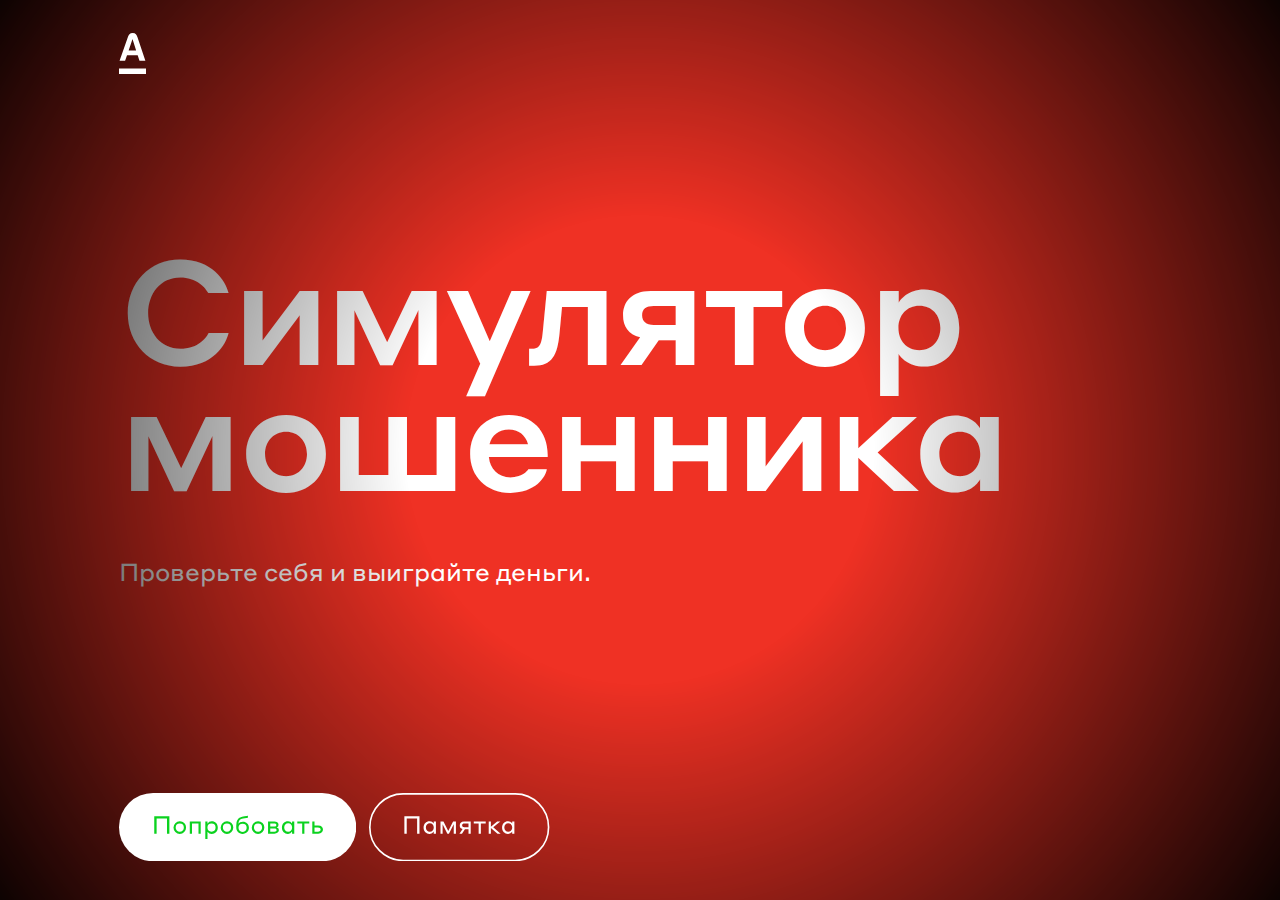
<file: index.html>
<!DOCTYPE html>
<html>
<head>
  <meta charset="utf-8">
  <title>Симулятор мошенника</title>
  <meta content="width=device-width, initial-scale=1" name="viewport">
  <link href="css/fonts.css" rel="stylesheet" type="text/css">
  <link href="css/normalize.css" rel="stylesheet" type="text/css">
  <link href="css/main.css?ver=18" rel="stylesheet" type="text/css">
  <link href="css/alfaba.css?ver=18" rel="stylesheet" type="text/css">
  <link href="images/favicon.png" rel="shortcut icon" type="image/x-icon">
  <link href="images/webclip.png" rel="apple-touch-icon">
</head>
<body page="main" class="body_home">
  <div index="0" class="main">
    <div class="top">
      <div class="cont">
        <div class="top_box">
          <img src="images/logo.svg" popup="closelg" class="main_logo">
          <div class="top_icon_wrap">
            <img src="images/close_icon.svg" popup="close" class="top_icon">
          </div>
        </div>
      </div>
    </div>
    <div class="bottom">
      <div class="cont">
        <div class="button">
          <a href="quest.html" class="btn_itm w-inline-block">
            <div class="btn_itm_icon w-embed">
              <svg display="block" height="100%" xmlns="http://www.w3.org/2000/svg" viewbox="0 0 292 84"><style>.btn_one_svg_bg{fill:#fff}.btn_one_svg_txt{fill:#0bd21f}</style><path d="M42,0H250a42,42,0,0,1,42,42h0a42,42,0,0,1-42,42H42A42,42,0,0,1,0,42H0A42,42,0,0,1,42,0Z" class="btn_one_svg_bg"></path> <path d="M43.38,50h2.91V31.4H59.07V50H62V28.7H43.38Zm31.4-15.18a7.77,7.77,0,1,0,7.8,7.77A7.63,7.63,0,0,0,74.78,34.82Zm0,13a5,5,0,0,1-5-5.25,5,5,0,1,1,10,0A5,5,0,0,1,74.78,47.84ZM87.11,50h2.73V37.64h8V50h2.73V35.18H87.11Zm21.8-2.4a6.2,6.2,0,0,0,5.4,2.76c4,0,7.29-2.85,7.29-7.77s-3.33-7.77-7.29-7.77a6,6,0,0,0-5.4,2.91V35.18h-2.7V56.72h2.7Zm-.06-5a5,5,0,1,1,10,0,5,5,0,1,1-10,0Zm24-7.77a7.77,7.77,0,1,0,7.8,7.77A7.63,7.63,0,0,0,132.85,34.82Zm0,13a5,5,0,0,1-5-5.25,5,5,0,1,1,10,0A5,5,0,0,1,132.85,47.84Zm19.58-12.42c-2.67,0-4.5,1-5.4,2.52.33-4.29,1.83-5.82,5.7-6.51l5.94-1.05V27.86l-6,1.05c-5.67,1-7.74,4-8.16,8.94-.15,2-.21,3-.21,4.41,0,5,3,8.1,7.8,8.1s7.8-3.24,7.8-7.47C159.9,38.27,156.84,35.42,152.43,35.42Zm-.33,12.42a4.65,4.65,0,0,1-5-5,5,5,0,0,1,10,0A4.67,4.67,0,0,1,152.1,47.84Zm19-13a7.77,7.77,0,1,0,7.8,7.77A7.63,7.63,0,0,0,171.11,34.82Zm0,13a5,5,0,0,1-5-5.25,5,5,0,1,1,10,0A5,5,0,0,1,171.11,47.84ZM183.43,50h7.83c3.36,0,5.55-1.74,5.55-4.38a3.31,3.31,0,0,0-2.7-3.27,3.25,3.25,0,0,0,2.22-3.27c0-2.7-2.28-3.9-5.1-3.9h-7.8Zm7.8-12.42c1.5,0,2.4.66,2.4,1.74,0,1.35-1,1.92-2.4,1.92h-5.07V37.58Zm.09,6.06c1.83,0,2.64.81,2.64,1.86,0,1.35-.9,2.1-2.67,2.1h-5.13v-4ZM213,47.45V50h2.73V35.18H213v2.46a5.79,5.79,0,0,0-5.25-2.82c-3.9,0-7.23,2.94-7.23,7.77s3.33,7.77,7.23,7.77A5.7,5.7,0,0,0,213,47.45Zm.06-4.86c0,2.94-1.92,5.25-4.8,5.25s-4.92-2.31-4.92-5.25,1.95-5.25,4.92-5.25S213.06,39.62,213.06,42.59ZM225.45,50h2.73V37.64h6V35.18H219.45v2.46h6Zm19.68-10h-4.5V35.18H237.9V50h7.26c4.08,0,5.88-2.46,5.88-5.07C251,42.11,249.24,40,245.13,40Zm-.3,2.46c2.16,0,3.33,1,3.33,2.52,0,1.77-1.17,2.61-3.33,2.61h-4.2V42.41Z" class="btn_one_svg_txt"></path></svg>
            </div>
          </a>
          <div popup="up" class="btn_itm">
            <div class="btn_itm_icon w-embed">
              <svg display="block" height="100%" xmlns="http://www.w3.org/2000/svg" viewbox="0 0 222 84"><style>.btn_two_svg_bg{fill:#fff0;stroke:#fff;stroke-width:2px}.btn_two_svg_txt{fill:#fff}</style><path d="M42,1H180a41,41,0,0,1,41,41h0a41,41,0,0,1-41,41H42A41,41,0,0,1,1,42H1A41,41,0,0,1,42,1Z" class="btn_two_svg_bg"></path> <path d="M43.53,50h2.91V31.4H59.22V50h2.91V28.7H43.53Zm36.12-2.55V50h2.73V35.18H79.65v2.46a5.79,5.79,0,0,0-5.25-2.82c-3.9,0-7.23,2.94-7.23,7.77s3.33,7.77,7.23,7.77A5.7,5.7,0,0,0,79.65,47.45Zm.06-4.86c0,2.94-1.92,5.25-4.8,5.25S70,45.53,70,42.59s2-5.25,4.92-5.25S79.71,39.62,79.71,42.59ZM88,50H90.6V38.48l5.88,11.61h1.89l5.94-11.73V50H107V35.18h-3.51L97.56,46.85,91.65,35.18H88Zm37.18,0V35.18H117c-3.66,0-5.28,2.22-5.28,4.62a4.24,4.24,0,0,0,3.48,4.47L111.31,50h3.15l3.6-5.37h4.41V50Zm-7.83-7.83c-1.77,0-2.73-.9-2.73-2.37s1-2.16,2.73-2.16h5.1v4.53ZM134.94,50h2.73V37.64h6V35.18H128.94v2.46h6Zm12.38,0H150V43.22L158.18,50h3.87l-9.15-7.71,8.76-7.11h-3.9L150,41.6V35.18h-2.64Zm28.89-2.55V50h2.73V35.18h-2.73v2.46A5.79,5.79,0,0,0,171,34.82c-3.9,0-7.23,2.94-7.23,7.77s3.33,7.77,7.23,7.77A5.7,5.7,0,0,0,176.21,47.45Zm.06-4.86c0,2.94-1.92,5.25-4.8,5.25s-4.92-2.31-4.92-5.25,1.95-5.25,4.92-5.25S176.27,39.62,176.27,42.59Z" class="btn_two_svg_txt"></path></svg>
            </div>
          </div>
        </div>
      </div>
    </div>
    <div class="roller">
      <div roller="el" class="one">
        <div class="box box_one">
          <div class="cont">
            <p class="one_head">Симулятор <br>мошенника</p>
            <p class="one_head one_head_mb">Симу-<br>лятор <br>мошен-<br>ника</p>
            <p class="one_desc">Проверьте себя и выиграйте деньги.</p>
          </div>
        </div>
      </div>
      <div roller="el" class="two">
        <div class="box">
          <div class="cont">
            <div class="info info_two">
              <p class="two_info_txt">Люди думают, что их не проведёшь, но всё чаще отдают деньги самозванцам — лжесотрудникам банка.</p>
              <p class="two_info_txt">Уверены, что готовы<br>дать отпор мошенникам? Тогда проверьте себя в бою.</p>
            </div>
            <img src="images/two_img.svg" class="two_img">
          </div>
        </div>
      </div>
      <div class="three">
        <div class="three_over">
          <div class="three_slide">
            <div class="three_slide_cont">
              <p class="three_slide_txt">1 000 000 ₽</p>
              <div class="three_slide_img w-embed">
                <svg height="100%" display="block" viewbox="0 0 2286 325" fill="none" xmlns="http://www.w3.org/2000/svg"><style>.loopsvg{fill:#fff}</style><path d="M149.32 319V5.27997H94.76L0.16 61.6V129.8L76.28 87.12V319H149.32ZM366.958 0.879978C292.598 0.879978 246.838 45.32 246.838 117.48V208.12C246.838 281.16 293.038 324.72 366.958 324.72C441.318 324.72 487.078 281.16 487.078 208.12V117.48C487.078 45.32 441.758 0.879978 366.958 0.879978ZM366.958 258.72C335.718 258.72 319.878 236.72 319.878 205.92V119.68C319.878 88.88 335.718 66.88 366.958 66.88C398.638 66.88 414.038 88.88 414.038 119.68V205.92C414.038 236.72 398.638 258.72 366.958 258.72ZM630.615 0.879978C556.255 0.879978 510.495 45.32 510.495 117.48V208.12C510.495 281.16 556.695 324.72 630.615 324.72C704.975 324.72 750.735 281.16 750.735 208.12V117.48C750.735 45.32 705.415 0.879978 630.615 0.879978ZM630.615 258.72C599.375 258.72 583.535 236.72 583.535 205.92V119.68C583.535 88.88 599.375 66.88 630.615 66.88C662.295 66.88 677.695 88.88 677.695 119.68V205.92C677.695 236.72 662.295 258.72 630.615 258.72ZM894.271 0.879978C819.911 0.879978 774.151 45.32 774.151 117.48V208.12C774.151 281.16 820.351 324.72 894.271 324.72C968.631 324.72 1014.39 281.16 1014.39 208.12V117.48C1014.39 45.32 969.071 0.879978 894.271 0.879978ZM894.271 258.72C863.031 258.72 847.191 236.72 847.191 205.92V119.68C847.191 88.88 863.031 66.88 894.271 66.88C925.951 66.88 941.351 88.88 941.351 119.68V205.92C941.351 236.72 925.951 258.72 894.271 258.72ZM1224.79 0.879978C1150.43 0.879978 1104.67 45.32 1104.67 117.48V208.12C1104.67 281.16 1150.87 324.72 1224.79 324.72C1299.15 324.72 1344.91 281.16 1344.91 208.12V117.48C1344.91 45.32 1299.59 0.879978 1224.79 0.879978ZM1224.79 258.72C1193.55 258.72 1177.71 236.72 1177.71 205.92V119.68C1177.71 88.88 1193.55 66.88 1224.79 66.88C1256.47 66.88 1271.87 88.88 1271.87 119.68V205.92C1271.87 236.72 1256.47 258.72 1224.79 258.72ZM1488.44 0.879978C1414.08 0.879978 1368.32 45.32 1368.32 117.48V208.12C1368.32 281.16 1414.52 324.72 1488.44 324.72C1562.8 324.72 1608.56 281.16 1608.56 208.12V117.48C1608.56 45.32 1563.24 0.879978 1488.44 0.879978ZM1488.44 258.72C1457.2 258.72 1441.36 236.72 1441.36 205.92V119.68C1441.36 88.88 1457.2 66.88 1488.44 66.88C1520.12 66.88 1535.52 88.88 1535.52 119.68V205.92C1535.52 236.72 1520.12 258.72 1488.44 258.72ZM1752.1 0.879978C1677.74 0.879978 1631.98 45.32 1631.98 117.48V208.12C1631.98 281.16 1678.18 324.72 1752.1 324.72C1826.46 324.72 1872.22 281.16 1872.22 208.12V117.48C1872.22 45.32 1826.9 0.879978 1752.1 0.879978ZM1752.1 258.72C1720.86 258.72 1705.02 236.72 1705.02 205.92V119.68C1705.02 88.88 1720.86 66.88 1752.1 66.88C1783.78 66.88 1799.18 88.88 1799.18 119.68V205.92C1799.18 236.72 1783.78 258.72 1752.1 258.72ZM1942.25 269.28H1994.17V319H2068.53V269.28H2224.29V221.32H2068.53V195.36H2173.25C2244.09 195.36 2285.01 163.24 2285.01 100.76C2285.01 41.36 2244.09 6.59998 2173.25 6.59998H1994.17V146.96H1942.25V194.92H1994.17V221.32H1942.25V269.28ZM2166.21 71.72C2194.81 71.72 2208.45 84.04 2208.45 106.92C2208.45 129.36 2194.37 143.44 2166.21 143.44H2068.53V71.72H2166.21Z" class="loopsvg"></path></svg>
              </div>
              <div class="three_slide_img w-embed">
                <svg height="100%" display="block" viewbox="0 0 2286 325" fill="none" xmlns="http://www.w3.org/2000/svg"><style>.loopsvg{fill:#fff}</style><path d="M149.32 319V5.27997H94.76L0.16 61.6V129.8L76.28 87.12V319H149.32ZM366.958 0.879978C292.598 0.879978 246.838 45.32 246.838 117.48V208.12C246.838 281.16 293.038 324.72 366.958 324.72C441.318 324.72 487.078 281.16 487.078 208.12V117.48C487.078 45.32 441.758 0.879978 366.958 0.879978ZM366.958 258.72C335.718 258.72 319.878 236.72 319.878 205.92V119.68C319.878 88.88 335.718 66.88 366.958 66.88C398.638 66.88 414.038 88.88 414.038 119.68V205.92C414.038 236.72 398.638 258.72 366.958 258.72ZM630.615 0.879978C556.255 0.879978 510.495 45.32 510.495 117.48V208.12C510.495 281.16 556.695 324.72 630.615 324.72C704.975 324.72 750.735 281.16 750.735 208.12V117.48C750.735 45.32 705.415 0.879978 630.615 0.879978ZM630.615 258.72C599.375 258.72 583.535 236.72 583.535 205.92V119.68C583.535 88.88 599.375 66.88 630.615 66.88C662.295 66.88 677.695 88.88 677.695 119.68V205.92C677.695 236.72 662.295 258.72 630.615 258.72ZM894.271 0.879978C819.911 0.879978 774.151 45.32 774.151 117.48V208.12C774.151 281.16 820.351 324.72 894.271 324.72C968.631 324.72 1014.39 281.16 1014.39 208.12V117.48C1014.39 45.32 969.071 0.879978 894.271 0.879978ZM894.271 258.72C863.031 258.72 847.191 236.72 847.191 205.92V119.68C847.191 88.88 863.031 66.88 894.271 66.88C925.951 66.88 941.351 88.88 941.351 119.68V205.92C941.351 236.72 925.951 258.72 894.271 258.72ZM1224.79 0.879978C1150.43 0.879978 1104.67 45.32 1104.67 117.48V208.12C1104.67 281.16 1150.87 324.72 1224.79 324.72C1299.15 324.72 1344.91 281.16 1344.91 208.12V117.48C1344.91 45.32 1299.59 0.879978 1224.79 0.879978ZM1224.79 258.72C1193.55 258.72 1177.71 236.72 1177.71 205.92V119.68C1177.71 88.88 1193.55 66.88 1224.79 66.88C1256.47 66.88 1271.87 88.88 1271.87 119.68V205.92C1271.87 236.72 1256.47 258.72 1224.79 258.72ZM1488.44 0.879978C1414.08 0.879978 1368.32 45.32 1368.32 117.48V208.12C1368.32 281.16 1414.52 324.72 1488.44 324.72C1562.8 324.72 1608.56 281.16 1608.56 208.12V117.48C1608.56 45.32 1563.24 0.879978 1488.44 0.879978ZM1488.44 258.72C1457.2 258.72 1441.36 236.72 1441.36 205.92V119.68C1441.36 88.88 1457.2 66.88 1488.44 66.88C1520.12 66.88 1535.52 88.88 1535.52 119.68V205.92C1535.52 236.72 1520.12 258.72 1488.44 258.72ZM1752.1 0.879978C1677.74 0.879978 1631.98 45.32 1631.98 117.48V208.12C1631.98 281.16 1678.18 324.72 1752.1 324.72C1826.46 324.72 1872.22 281.16 1872.22 208.12V117.48C1872.22 45.32 1826.9 0.879978 1752.1 0.879978ZM1752.1 258.72C1720.86 258.72 1705.02 236.72 1705.02 205.92V119.68C1705.02 88.88 1720.86 66.88 1752.1 66.88C1783.78 66.88 1799.18 88.88 1799.18 119.68V205.92C1799.18 236.72 1783.78 258.72 1752.1 258.72ZM1942.25 269.28H1994.17V319H2068.53V269.28H2224.29V221.32H2068.53V195.36H2173.25C2244.09 195.36 2285.01 163.24 2285.01 100.76C2285.01 41.36 2244.09 6.59998 2173.25 6.59998H1994.17V146.96H1942.25V194.92H1994.17V221.32H1942.25V269.28ZM2166.21 71.72C2194.81 71.72 2208.45 84.04 2208.45 106.92C2208.45 129.36 2194.37 143.44 2166.21 143.44H2068.53V71.72H2166.21Z" class="loopsvg"></path></svg>
              </div>
              <div class="three_slide_img w-embed">
                <svg height="100%" display="block" viewbox="0 0 2286 325" fill="none" xmlns="http://www.w3.org/2000/svg"><style>.loopsvg{fill:#fff}</style><path d="M149.32 319V5.27997H94.76L0.16 61.6V129.8L76.28 87.12V319H149.32ZM366.958 0.879978C292.598 0.879978 246.838 45.32 246.838 117.48V208.12C246.838 281.16 293.038 324.72 366.958 324.72C441.318 324.72 487.078 281.16 487.078 208.12V117.48C487.078 45.32 441.758 0.879978 366.958 0.879978ZM366.958 258.72C335.718 258.72 319.878 236.72 319.878 205.92V119.68C319.878 88.88 335.718 66.88 366.958 66.88C398.638 66.88 414.038 88.88 414.038 119.68V205.92C414.038 236.72 398.638 258.72 366.958 258.72ZM630.615 0.879978C556.255 0.879978 510.495 45.32 510.495 117.48V208.12C510.495 281.16 556.695 324.72 630.615 324.72C704.975 324.72 750.735 281.16 750.735 208.12V117.48C750.735 45.32 705.415 0.879978 630.615 0.879978ZM630.615 258.72C599.375 258.72 583.535 236.72 583.535 205.92V119.68C583.535 88.88 599.375 66.88 630.615 66.88C662.295 66.88 677.695 88.88 677.695 119.68V205.92C677.695 236.72 662.295 258.72 630.615 258.72ZM894.271 0.879978C819.911 0.879978 774.151 45.32 774.151 117.48V208.12C774.151 281.16 820.351 324.72 894.271 324.72C968.631 324.72 1014.39 281.16 1014.39 208.12V117.48C1014.39 45.32 969.071 0.879978 894.271 0.879978ZM894.271 258.72C863.031 258.72 847.191 236.72 847.191 205.92V119.68C847.191 88.88 863.031 66.88 894.271 66.88C925.951 66.88 941.351 88.88 941.351 119.68V205.92C941.351 236.72 925.951 258.72 894.271 258.72ZM1224.79 0.879978C1150.43 0.879978 1104.67 45.32 1104.67 117.48V208.12C1104.67 281.16 1150.87 324.72 1224.79 324.72C1299.15 324.72 1344.91 281.16 1344.91 208.12V117.48C1344.91 45.32 1299.59 0.879978 1224.79 0.879978ZM1224.79 258.72C1193.55 258.72 1177.71 236.72 1177.71 205.92V119.68C1177.71 88.88 1193.55 66.88 1224.79 66.88C1256.47 66.88 1271.87 88.88 1271.87 119.68V205.92C1271.87 236.72 1256.47 258.72 1224.79 258.72ZM1488.44 0.879978C1414.08 0.879978 1368.32 45.32 1368.32 117.48V208.12C1368.32 281.16 1414.52 324.72 1488.44 324.72C1562.8 324.72 1608.56 281.16 1608.56 208.12V117.48C1608.56 45.32 1563.24 0.879978 1488.44 0.879978ZM1488.44 258.72C1457.2 258.72 1441.36 236.72 1441.36 205.92V119.68C1441.36 88.88 1457.2 66.88 1488.44 66.88C1520.12 66.88 1535.52 88.88 1535.52 119.68V205.92C1535.52 236.72 1520.12 258.72 1488.44 258.72ZM1752.1 0.879978C1677.74 0.879978 1631.98 45.32 1631.98 117.48V208.12C1631.98 281.16 1678.18 324.72 1752.1 324.72C1826.46 324.72 1872.22 281.16 1872.22 208.12V117.48C1872.22 45.32 1826.9 0.879978 1752.1 0.879978ZM1752.1 258.72C1720.86 258.72 1705.02 236.72 1705.02 205.92V119.68C1705.02 88.88 1720.86 66.88 1752.1 66.88C1783.78 66.88 1799.18 88.88 1799.18 119.68V205.92C1799.18 236.72 1783.78 258.72 1752.1 258.72ZM1942.25 269.28H1994.17V319H2068.53V269.28H2224.29V221.32H2068.53V195.36H2173.25C2244.09 195.36 2285.01 163.24 2285.01 100.76C2285.01 41.36 2244.09 6.59998 2173.25 6.59998H1994.17V146.96H1942.25V194.92H1994.17V221.32H1942.25V269.28ZM2166.21 71.72C2194.81 71.72 2208.45 84.04 2208.45 106.92C2208.45 129.36 2194.37 143.44 2166.21 143.44H2068.53V71.72H2166.21Z" class="loopsvg"></path></svg>
              </div>
              <div class="three_slide_img w-embed">
                <svg height="100%" display="block" viewbox="0 0 2286 325" fill="none" xmlns="http://www.w3.org/2000/svg"><style>.loopsvg{fill:#fff}</style><path d="M149.32 319V5.27997H94.76L0.16 61.6V129.8L76.28 87.12V319H149.32ZM366.958 0.879978C292.598 0.879978 246.838 45.32 246.838 117.48V208.12C246.838 281.16 293.038 324.72 366.958 324.72C441.318 324.72 487.078 281.16 487.078 208.12V117.48C487.078 45.32 441.758 0.879978 366.958 0.879978ZM366.958 258.72C335.718 258.72 319.878 236.72 319.878 205.92V119.68C319.878 88.88 335.718 66.88 366.958 66.88C398.638 66.88 414.038 88.88 414.038 119.68V205.92C414.038 236.72 398.638 258.72 366.958 258.72ZM630.615 0.879978C556.255 0.879978 510.495 45.32 510.495 117.48V208.12C510.495 281.16 556.695 324.72 630.615 324.72C704.975 324.72 750.735 281.16 750.735 208.12V117.48C750.735 45.32 705.415 0.879978 630.615 0.879978ZM630.615 258.72C599.375 258.72 583.535 236.72 583.535 205.92V119.68C583.535 88.88 599.375 66.88 630.615 66.88C662.295 66.88 677.695 88.88 677.695 119.68V205.92C677.695 236.72 662.295 258.72 630.615 258.72ZM894.271 0.879978C819.911 0.879978 774.151 45.32 774.151 117.48V208.12C774.151 281.16 820.351 324.72 894.271 324.72C968.631 324.72 1014.39 281.16 1014.39 208.12V117.48C1014.39 45.32 969.071 0.879978 894.271 0.879978ZM894.271 258.72C863.031 258.72 847.191 236.72 847.191 205.92V119.68C847.191 88.88 863.031 66.88 894.271 66.88C925.951 66.88 941.351 88.88 941.351 119.68V205.92C941.351 236.72 925.951 258.72 894.271 258.72ZM1224.79 0.879978C1150.43 0.879978 1104.67 45.32 1104.67 117.48V208.12C1104.67 281.16 1150.87 324.72 1224.79 324.72C1299.15 324.72 1344.91 281.16 1344.91 208.12V117.48C1344.91 45.32 1299.59 0.879978 1224.79 0.879978ZM1224.79 258.72C1193.55 258.72 1177.71 236.72 1177.71 205.92V119.68C1177.71 88.88 1193.55 66.88 1224.79 66.88C1256.47 66.88 1271.87 88.88 1271.87 119.68V205.92C1271.87 236.72 1256.47 258.72 1224.79 258.72ZM1488.44 0.879978C1414.08 0.879978 1368.32 45.32 1368.32 117.48V208.12C1368.32 281.16 1414.52 324.72 1488.44 324.72C1562.8 324.72 1608.56 281.16 1608.56 208.12V117.48C1608.56 45.32 1563.24 0.879978 1488.44 0.879978ZM1488.44 258.72C1457.2 258.72 1441.36 236.72 1441.36 205.92V119.68C1441.36 88.88 1457.2 66.88 1488.44 66.88C1520.12 66.88 1535.52 88.88 1535.52 119.68V205.92C1535.52 236.72 1520.12 258.72 1488.44 258.72ZM1752.1 0.879978C1677.74 0.879978 1631.98 45.32 1631.98 117.48V208.12C1631.98 281.16 1678.18 324.72 1752.1 324.72C1826.46 324.72 1872.22 281.16 1872.22 208.12V117.48C1872.22 45.32 1826.9 0.879978 1752.1 0.879978ZM1752.1 258.72C1720.86 258.72 1705.02 236.72 1705.02 205.92V119.68C1705.02 88.88 1720.86 66.88 1752.1 66.88C1783.78 66.88 1799.18 88.88 1799.18 119.68V205.92C1799.18 236.72 1783.78 258.72 1752.1 258.72ZM1942.25 269.28H1994.17V319H2068.53V269.28H2224.29V221.32H2068.53V195.36H2173.25C2244.09 195.36 2285.01 163.24 2285.01 100.76C2285.01 41.36 2244.09 6.59998 2173.25 6.59998H1994.17V146.96H1942.25V194.92H1994.17V221.32H1942.25V269.28ZM2166.21 71.72C2194.81 71.72 2208.45 84.04 2208.45 106.92C2208.45 129.36 2194.37 143.44 2166.21 143.44H2068.53V71.72H2166.21Z" class="loopsvg"></path></svg>
              </div>
              <div class="three_slide_img w-embed">
                <svg height="100%" display="block" viewbox="0 0 2286 325" fill="none" xmlns="http://www.w3.org/2000/svg"><style>.loopsvg{fill:#fff}</style><path d="M149.32 319V5.27997H94.76L0.16 61.6V129.8L76.28 87.12V319H149.32ZM366.958 0.879978C292.598 0.879978 246.838 45.32 246.838 117.48V208.12C246.838 281.16 293.038 324.72 366.958 324.72C441.318 324.72 487.078 281.16 487.078 208.12V117.48C487.078 45.32 441.758 0.879978 366.958 0.879978ZM366.958 258.72C335.718 258.72 319.878 236.72 319.878 205.92V119.68C319.878 88.88 335.718 66.88 366.958 66.88C398.638 66.88 414.038 88.88 414.038 119.68V205.92C414.038 236.72 398.638 258.72 366.958 258.72ZM630.615 0.879978C556.255 0.879978 510.495 45.32 510.495 117.48V208.12C510.495 281.16 556.695 324.72 630.615 324.72C704.975 324.72 750.735 281.16 750.735 208.12V117.48C750.735 45.32 705.415 0.879978 630.615 0.879978ZM630.615 258.72C599.375 258.72 583.535 236.72 583.535 205.92V119.68C583.535 88.88 599.375 66.88 630.615 66.88C662.295 66.88 677.695 88.88 677.695 119.68V205.92C677.695 236.72 662.295 258.72 630.615 258.72ZM894.271 0.879978C819.911 0.879978 774.151 45.32 774.151 117.48V208.12C774.151 281.16 820.351 324.72 894.271 324.72C968.631 324.72 1014.39 281.16 1014.39 208.12V117.48C1014.39 45.32 969.071 0.879978 894.271 0.879978ZM894.271 258.72C863.031 258.72 847.191 236.72 847.191 205.92V119.68C847.191 88.88 863.031 66.88 894.271 66.88C925.951 66.88 941.351 88.88 941.351 119.68V205.92C941.351 236.72 925.951 258.72 894.271 258.72ZM1224.79 0.879978C1150.43 0.879978 1104.67 45.32 1104.67 117.48V208.12C1104.67 281.16 1150.87 324.72 1224.79 324.72C1299.15 324.72 1344.91 281.16 1344.91 208.12V117.48C1344.91 45.32 1299.59 0.879978 1224.79 0.879978ZM1224.79 258.72C1193.55 258.72 1177.71 236.72 1177.71 205.92V119.68C1177.71 88.88 1193.55 66.88 1224.79 66.88C1256.47 66.88 1271.87 88.88 1271.87 119.68V205.92C1271.87 236.72 1256.47 258.72 1224.79 258.72ZM1488.44 0.879978C1414.08 0.879978 1368.32 45.32 1368.32 117.48V208.12C1368.32 281.16 1414.52 324.72 1488.44 324.72C1562.8 324.72 1608.56 281.16 1608.56 208.12V117.48C1608.56 45.32 1563.24 0.879978 1488.44 0.879978ZM1488.44 258.72C1457.2 258.72 1441.36 236.72 1441.36 205.92V119.68C1441.36 88.88 1457.2 66.88 1488.44 66.88C1520.12 66.88 1535.52 88.88 1535.52 119.68V205.92C1535.52 236.72 1520.12 258.72 1488.44 258.72ZM1752.1 0.879978C1677.74 0.879978 1631.98 45.32 1631.98 117.48V208.12C1631.98 281.16 1678.18 324.72 1752.1 324.72C1826.46 324.72 1872.22 281.16 1872.22 208.12V117.48C1872.22 45.32 1826.9 0.879978 1752.1 0.879978ZM1752.1 258.72C1720.86 258.72 1705.02 236.72 1705.02 205.92V119.68C1705.02 88.88 1720.86 66.88 1752.1 66.88C1783.78 66.88 1799.18 88.88 1799.18 119.68V205.92C1799.18 236.72 1783.78 258.72 1752.1 258.72ZM1942.25 269.28H1994.17V319H2068.53V269.28H2224.29V221.32H2068.53V195.36H2173.25C2244.09 195.36 2285.01 163.24 2285.01 100.76C2285.01 41.36 2244.09 6.59998 2173.25 6.59998H1994.17V146.96H1942.25V194.92H1994.17V221.32H1942.25V269.28ZM2166.21 71.72C2194.81 71.72 2208.45 84.04 2208.45 106.92C2208.45 129.36 2194.37 143.44 2166.21 143.44H2068.53V71.72H2166.21Z" class="loopsvg"></path></svg>
              </div>
              <div class="three_slide_img w-embed">
                <svg height="100%" display="block" viewbox="0 0 2286 325" fill="none" xmlns="http://www.w3.org/2000/svg"><style>.loopsvg{fill:#fff}</style><path d="M149.32 319V5.27997H94.76L0.16 61.6V129.8L76.28 87.12V319H149.32ZM366.958 0.879978C292.598 0.879978 246.838 45.32 246.838 117.48V208.12C246.838 281.16 293.038 324.72 366.958 324.72C441.318 324.72 487.078 281.16 487.078 208.12V117.48C487.078 45.32 441.758 0.879978 366.958 0.879978ZM366.958 258.72C335.718 258.72 319.878 236.72 319.878 205.92V119.68C319.878 88.88 335.718 66.88 366.958 66.88C398.638 66.88 414.038 88.88 414.038 119.68V205.92C414.038 236.72 398.638 258.72 366.958 258.72ZM630.615 0.879978C556.255 0.879978 510.495 45.32 510.495 117.48V208.12C510.495 281.16 556.695 324.72 630.615 324.72C704.975 324.72 750.735 281.16 750.735 208.12V117.48C750.735 45.32 705.415 0.879978 630.615 0.879978ZM630.615 258.72C599.375 258.72 583.535 236.72 583.535 205.92V119.68C583.535 88.88 599.375 66.88 630.615 66.88C662.295 66.88 677.695 88.88 677.695 119.68V205.92C677.695 236.72 662.295 258.72 630.615 258.72ZM894.271 0.879978C819.911 0.879978 774.151 45.32 774.151 117.48V208.12C774.151 281.16 820.351 324.72 894.271 324.72C968.631 324.72 1014.39 281.16 1014.39 208.12V117.48C1014.39 45.32 969.071 0.879978 894.271 0.879978ZM894.271 258.72C863.031 258.72 847.191 236.72 847.191 205.92V119.68C847.191 88.88 863.031 66.88 894.271 66.88C925.951 66.88 941.351 88.88 941.351 119.68V205.92C941.351 236.72 925.951 258.72 894.271 258.72ZM1224.79 0.879978C1150.43 0.879978 1104.67 45.32 1104.67 117.48V208.12C1104.67 281.16 1150.87 324.72 1224.79 324.72C1299.15 324.72 1344.91 281.16 1344.91 208.12V117.48C1344.91 45.32 1299.59 0.879978 1224.79 0.879978ZM1224.79 258.72C1193.55 258.72 1177.71 236.72 1177.71 205.92V119.68C1177.71 88.88 1193.55 66.88 1224.79 66.88C1256.47 66.88 1271.87 88.88 1271.87 119.68V205.92C1271.87 236.72 1256.47 258.72 1224.79 258.72ZM1488.44 0.879978C1414.08 0.879978 1368.32 45.32 1368.32 117.48V208.12C1368.32 281.16 1414.52 324.72 1488.44 324.72C1562.8 324.72 1608.56 281.16 1608.56 208.12V117.48C1608.56 45.32 1563.24 0.879978 1488.44 0.879978ZM1488.44 258.72C1457.2 258.72 1441.36 236.72 1441.36 205.92V119.68C1441.36 88.88 1457.2 66.88 1488.44 66.88C1520.12 66.88 1535.52 88.88 1535.52 119.68V205.92C1535.52 236.72 1520.12 258.72 1488.44 258.72ZM1752.1 0.879978C1677.74 0.879978 1631.98 45.32 1631.98 117.48V208.12C1631.98 281.16 1678.18 324.72 1752.1 324.72C1826.46 324.72 1872.22 281.16 1872.22 208.12V117.48C1872.22 45.32 1826.9 0.879978 1752.1 0.879978ZM1752.1 258.72C1720.86 258.72 1705.02 236.72 1705.02 205.92V119.68C1705.02 88.88 1720.86 66.88 1752.1 66.88C1783.78 66.88 1799.18 88.88 1799.18 119.68V205.92C1799.18 236.72 1783.78 258.72 1752.1 258.72ZM1942.25 269.28H1994.17V319H2068.53V269.28H2224.29V221.32H2068.53V195.36H2173.25C2244.09 195.36 2285.01 163.24 2285.01 100.76C2285.01 41.36 2244.09 6.59998 2173.25 6.59998H1994.17V146.96H1942.25V194.92H1994.17V221.32H1942.25V269.28ZM2166.21 71.72C2194.81 71.72 2208.45 84.04 2208.45 106.92C2208.45 129.36 2194.37 143.44 2166.21 143.44H2068.53V71.72H2166.21Z" class="loopsvg"></path></svg>
              </div>
              <div class="three_slide_img w-embed">
                <svg height="100%" display="block" viewbox="0 0 2286 325" fill="none" xmlns="http://www.w3.org/2000/svg"><style>.loopsvg{fill:#fff}</style><path d="M149.32 319V5.27997H94.76L0.16 61.6V129.8L76.28 87.12V319H149.32ZM366.958 0.879978C292.598 0.879978 246.838 45.32 246.838 117.48V208.12C246.838 281.16 293.038 324.72 366.958 324.72C441.318 324.72 487.078 281.16 487.078 208.12V117.48C487.078 45.32 441.758 0.879978 366.958 0.879978ZM366.958 258.72C335.718 258.72 319.878 236.72 319.878 205.92V119.68C319.878 88.88 335.718 66.88 366.958 66.88C398.638 66.88 414.038 88.88 414.038 119.68V205.92C414.038 236.72 398.638 258.72 366.958 258.72ZM630.615 0.879978C556.255 0.879978 510.495 45.32 510.495 117.48V208.12C510.495 281.16 556.695 324.72 630.615 324.72C704.975 324.72 750.735 281.16 750.735 208.12V117.48C750.735 45.32 705.415 0.879978 630.615 0.879978ZM630.615 258.72C599.375 258.72 583.535 236.72 583.535 205.92V119.68C583.535 88.88 599.375 66.88 630.615 66.88C662.295 66.88 677.695 88.88 677.695 119.68V205.92C677.695 236.72 662.295 258.72 630.615 258.72ZM894.271 0.879978C819.911 0.879978 774.151 45.32 774.151 117.48V208.12C774.151 281.16 820.351 324.72 894.271 324.72C968.631 324.72 1014.39 281.16 1014.39 208.12V117.48C1014.39 45.32 969.071 0.879978 894.271 0.879978ZM894.271 258.72C863.031 258.72 847.191 236.72 847.191 205.92V119.68C847.191 88.88 863.031 66.88 894.271 66.88C925.951 66.88 941.351 88.88 941.351 119.68V205.92C941.351 236.72 925.951 258.72 894.271 258.72ZM1224.79 0.879978C1150.43 0.879978 1104.67 45.32 1104.67 117.48V208.12C1104.67 281.16 1150.87 324.72 1224.79 324.72C1299.15 324.72 1344.91 281.16 1344.91 208.12V117.48C1344.91 45.32 1299.59 0.879978 1224.79 0.879978ZM1224.79 258.72C1193.55 258.72 1177.71 236.72 1177.71 205.92V119.68C1177.71 88.88 1193.55 66.88 1224.79 66.88C1256.47 66.88 1271.87 88.88 1271.87 119.68V205.92C1271.87 236.72 1256.47 258.72 1224.79 258.72ZM1488.44 0.879978C1414.08 0.879978 1368.32 45.32 1368.32 117.48V208.12C1368.32 281.16 1414.52 324.72 1488.44 324.72C1562.8 324.72 1608.56 281.16 1608.56 208.12V117.48C1608.56 45.32 1563.24 0.879978 1488.44 0.879978ZM1488.44 258.72C1457.2 258.72 1441.36 236.72 1441.36 205.92V119.68C1441.36 88.88 1457.2 66.88 1488.44 66.88C1520.12 66.88 1535.52 88.88 1535.52 119.68V205.92C1535.52 236.72 1520.12 258.72 1488.44 258.72ZM1752.1 0.879978C1677.74 0.879978 1631.98 45.32 1631.98 117.48V208.12C1631.98 281.16 1678.18 324.72 1752.1 324.72C1826.46 324.72 1872.22 281.16 1872.22 208.12V117.48C1872.22 45.32 1826.9 0.879978 1752.1 0.879978ZM1752.1 258.72C1720.86 258.72 1705.02 236.72 1705.02 205.92V119.68C1705.02 88.88 1720.86 66.88 1752.1 66.88C1783.78 66.88 1799.18 88.88 1799.18 119.68V205.92C1799.18 236.72 1783.78 258.72 1752.1 258.72ZM1942.25 269.28H1994.17V319H2068.53V269.28H2224.29V221.32H2068.53V195.36H2173.25C2244.09 195.36 2285.01 163.24 2285.01 100.76C2285.01 41.36 2244.09 6.59998 2173.25 6.59998H1994.17V146.96H1942.25V194.92H1994.17V221.32H1942.25V269.28ZM2166.21 71.72C2194.81 71.72 2208.45 84.04 2208.45 106.92C2208.45 129.36 2194.37 143.44 2166.21 143.44H2068.53V71.72H2166.21Z" class="loopsvg"></path></svg>
              </div>
              <div class="three_slide_img w-embed">
                <svg height="100%" display="block" viewbox="0 0 2286 325" fill="none" xmlns="http://www.w3.org/2000/svg"><style>.loopsvg{fill:#fff}</style><path d="M149.32 319V5.27997H94.76L0.16 61.6V129.8L76.28 87.12V319H149.32ZM366.958 0.879978C292.598 0.879978 246.838 45.32 246.838 117.48V208.12C246.838 281.16 293.038 324.72 366.958 324.72C441.318 324.72 487.078 281.16 487.078 208.12V117.48C487.078 45.32 441.758 0.879978 366.958 0.879978ZM366.958 258.72C335.718 258.72 319.878 236.72 319.878 205.92V119.68C319.878 88.88 335.718 66.88 366.958 66.88C398.638 66.88 414.038 88.88 414.038 119.68V205.92C414.038 236.72 398.638 258.72 366.958 258.72ZM630.615 0.879978C556.255 0.879978 510.495 45.32 510.495 117.48V208.12C510.495 281.16 556.695 324.72 630.615 324.72C704.975 324.72 750.735 281.16 750.735 208.12V117.48C750.735 45.32 705.415 0.879978 630.615 0.879978ZM630.615 258.72C599.375 258.72 583.535 236.72 583.535 205.92V119.68C583.535 88.88 599.375 66.88 630.615 66.88C662.295 66.88 677.695 88.88 677.695 119.68V205.92C677.695 236.72 662.295 258.72 630.615 258.72ZM894.271 0.879978C819.911 0.879978 774.151 45.32 774.151 117.48V208.12C774.151 281.16 820.351 324.72 894.271 324.72C968.631 324.72 1014.39 281.16 1014.39 208.12V117.48C1014.39 45.32 969.071 0.879978 894.271 0.879978ZM894.271 258.72C863.031 258.72 847.191 236.72 847.191 205.92V119.68C847.191 88.88 863.031 66.88 894.271 66.88C925.951 66.88 941.351 88.88 941.351 119.68V205.92C941.351 236.72 925.951 258.72 894.271 258.72ZM1224.79 0.879978C1150.43 0.879978 1104.67 45.32 1104.67 117.48V208.12C1104.67 281.16 1150.87 324.72 1224.79 324.72C1299.15 324.72 1344.91 281.16 1344.91 208.12V117.48C1344.91 45.32 1299.59 0.879978 1224.79 0.879978ZM1224.79 258.72C1193.55 258.72 1177.71 236.72 1177.71 205.92V119.68C1177.71 88.88 1193.55 66.88 1224.79 66.88C1256.47 66.88 1271.87 88.88 1271.87 119.68V205.92C1271.87 236.72 1256.47 258.72 1224.79 258.72ZM1488.44 0.879978C1414.08 0.879978 1368.32 45.32 1368.32 117.48V208.12C1368.32 281.16 1414.52 324.72 1488.44 324.72C1562.8 324.72 1608.56 281.16 1608.56 208.12V117.48C1608.56 45.32 1563.24 0.879978 1488.44 0.879978ZM1488.44 258.72C1457.2 258.72 1441.36 236.72 1441.36 205.92V119.68C1441.36 88.88 1457.2 66.88 1488.44 66.88C1520.12 66.88 1535.52 88.88 1535.52 119.68V205.92C1535.52 236.72 1520.12 258.72 1488.44 258.72ZM1752.1 0.879978C1677.74 0.879978 1631.98 45.32 1631.98 117.48V208.12C1631.98 281.16 1678.18 324.72 1752.1 324.72C1826.46 324.72 1872.22 281.16 1872.22 208.12V117.48C1872.22 45.32 1826.9 0.879978 1752.1 0.879978ZM1752.1 258.72C1720.86 258.72 1705.02 236.72 1705.02 205.92V119.68C1705.02 88.88 1720.86 66.88 1752.1 66.88C1783.78 66.88 1799.18 88.88 1799.18 119.68V205.92C1799.18 236.72 1783.78 258.72 1752.1 258.72ZM1942.25 269.28H1994.17V319H2068.53V269.28H2224.29V221.32H2068.53V195.36H2173.25C2244.09 195.36 2285.01 163.24 2285.01 100.76C2285.01 41.36 2244.09 6.59998 2173.25 6.59998H1994.17V146.96H1942.25V194.92H1994.17V221.32H1942.25V269.28ZM2166.21 71.72C2194.81 71.72 2208.45 84.04 2208.45 106.92C2208.45 129.36 2194.37 143.44 2166.21 143.44H2068.53V71.72H2166.21Z" class="loopsvg"></path></svg>
              </div>
              <div class="three_slide_img w-embed">
                <svg height="100%" display="block" viewbox="0 0 2286 325" fill="none" xmlns="http://www.w3.org/2000/svg"><style>.loopsvg{fill:#fff}</style><path d="M149.32 319V5.27997H94.76L0.16 61.6V129.8L76.28 87.12V319H149.32ZM366.958 0.879978C292.598 0.879978 246.838 45.32 246.838 117.48V208.12C246.838 281.16 293.038 324.72 366.958 324.72C441.318 324.72 487.078 281.16 487.078 208.12V117.48C487.078 45.32 441.758 0.879978 366.958 0.879978ZM366.958 258.72C335.718 258.72 319.878 236.72 319.878 205.92V119.68C319.878 88.88 335.718 66.88 366.958 66.88C398.638 66.88 414.038 88.88 414.038 119.68V205.92C414.038 236.72 398.638 258.72 366.958 258.72ZM630.615 0.879978C556.255 0.879978 510.495 45.32 510.495 117.48V208.12C510.495 281.16 556.695 324.72 630.615 324.72C704.975 324.72 750.735 281.16 750.735 208.12V117.48C750.735 45.32 705.415 0.879978 630.615 0.879978ZM630.615 258.72C599.375 258.72 583.535 236.72 583.535 205.92V119.68C583.535 88.88 599.375 66.88 630.615 66.88C662.295 66.88 677.695 88.88 677.695 119.68V205.92C677.695 236.72 662.295 258.72 630.615 258.72ZM894.271 0.879978C819.911 0.879978 774.151 45.32 774.151 117.48V208.12C774.151 281.16 820.351 324.72 894.271 324.72C968.631 324.72 1014.39 281.16 1014.39 208.12V117.48C1014.39 45.32 969.071 0.879978 894.271 0.879978ZM894.271 258.72C863.031 258.72 847.191 236.72 847.191 205.92V119.68C847.191 88.88 863.031 66.88 894.271 66.88C925.951 66.88 941.351 88.88 941.351 119.68V205.92C941.351 236.72 925.951 258.72 894.271 258.72ZM1224.79 0.879978C1150.43 0.879978 1104.67 45.32 1104.67 117.48V208.12C1104.67 281.16 1150.87 324.72 1224.79 324.72C1299.15 324.72 1344.91 281.16 1344.91 208.12V117.48C1344.91 45.32 1299.59 0.879978 1224.79 0.879978ZM1224.79 258.72C1193.55 258.72 1177.71 236.72 1177.71 205.92V119.68C1177.71 88.88 1193.55 66.88 1224.79 66.88C1256.47 66.88 1271.87 88.88 1271.87 119.68V205.92C1271.87 236.72 1256.47 258.72 1224.79 258.72ZM1488.44 0.879978C1414.08 0.879978 1368.32 45.32 1368.32 117.48V208.12C1368.32 281.16 1414.52 324.72 1488.44 324.72C1562.8 324.72 1608.56 281.16 1608.56 208.12V117.48C1608.56 45.32 1563.24 0.879978 1488.44 0.879978ZM1488.44 258.72C1457.2 258.72 1441.36 236.72 1441.36 205.92V119.68C1441.36 88.88 1457.2 66.88 1488.44 66.88C1520.12 66.88 1535.52 88.88 1535.52 119.68V205.92C1535.52 236.72 1520.12 258.72 1488.44 258.72ZM1752.1 0.879978C1677.74 0.879978 1631.98 45.32 1631.98 117.48V208.12C1631.98 281.16 1678.18 324.72 1752.1 324.72C1826.46 324.72 1872.22 281.16 1872.22 208.12V117.48C1872.22 45.32 1826.9 0.879978 1752.1 0.879978ZM1752.1 258.72C1720.86 258.72 1705.02 236.72 1705.02 205.92V119.68C1705.02 88.88 1720.86 66.88 1752.1 66.88C1783.78 66.88 1799.18 88.88 1799.18 119.68V205.92C1799.18 236.72 1783.78 258.72 1752.1 258.72ZM1942.25 269.28H1994.17V319H2068.53V269.28H2224.29V221.32H2068.53V195.36H2173.25C2244.09 195.36 2285.01 163.24 2285.01 100.76C2285.01 41.36 2244.09 6.59998 2173.25 6.59998H1994.17V146.96H1942.25V194.92H1994.17V221.32H1942.25V269.28ZM2166.21 71.72C2194.81 71.72 2208.45 84.04 2208.45 106.92C2208.45 129.36 2194.37 143.44 2166.21 143.44H2068.53V71.72H2166.21Z" class="loopsvg"></path></svg>
              </div>
              <div class="three_slide_img w-embed">
                <svg height="100%" display="block" viewbox="0 0 2286 325" fill="none" xmlns="http://www.w3.org/2000/svg"><style>.loopsvg{fill:#fff}</style><path d="M149.32 319V5.27997H94.76L0.16 61.6V129.8L76.28 87.12V319H149.32ZM366.958 0.879978C292.598 0.879978 246.838 45.32 246.838 117.48V208.12C246.838 281.16 293.038 324.72 366.958 324.72C441.318 324.72 487.078 281.16 487.078 208.12V117.48C487.078 45.32 441.758 0.879978 366.958 0.879978ZM366.958 258.72C335.718 258.72 319.878 236.72 319.878 205.92V119.68C319.878 88.88 335.718 66.88 366.958 66.88C398.638 66.88 414.038 88.88 414.038 119.68V205.92C414.038 236.72 398.638 258.72 366.958 258.72ZM630.615 0.879978C556.255 0.879978 510.495 45.32 510.495 117.48V208.12C510.495 281.16 556.695 324.72 630.615 324.72C704.975 324.72 750.735 281.16 750.735 208.12V117.48C750.735 45.32 705.415 0.879978 630.615 0.879978ZM630.615 258.72C599.375 258.72 583.535 236.72 583.535 205.92V119.68C583.535 88.88 599.375 66.88 630.615 66.88C662.295 66.88 677.695 88.88 677.695 119.68V205.92C677.695 236.72 662.295 258.72 630.615 258.72ZM894.271 0.879978C819.911 0.879978 774.151 45.32 774.151 117.48V208.12C774.151 281.16 820.351 324.72 894.271 324.72C968.631 324.72 1014.39 281.16 1014.39 208.12V117.48C1014.39 45.32 969.071 0.879978 894.271 0.879978ZM894.271 258.72C863.031 258.72 847.191 236.72 847.191 205.92V119.68C847.191 88.88 863.031 66.88 894.271 66.88C925.951 66.88 941.351 88.88 941.351 119.68V205.92C941.351 236.72 925.951 258.72 894.271 258.72ZM1224.79 0.879978C1150.43 0.879978 1104.67 45.32 1104.67 117.48V208.12C1104.67 281.16 1150.87 324.72 1224.79 324.72C1299.15 324.72 1344.91 281.16 1344.91 208.12V117.48C1344.91 45.32 1299.59 0.879978 1224.79 0.879978ZM1224.79 258.72C1193.55 258.72 1177.71 236.72 1177.71 205.92V119.68C1177.71 88.88 1193.55 66.88 1224.79 66.88C1256.47 66.88 1271.87 88.88 1271.87 119.68V205.92C1271.87 236.72 1256.47 258.72 1224.79 258.72ZM1488.44 0.879978C1414.08 0.879978 1368.32 45.32 1368.32 117.48V208.12C1368.32 281.16 1414.52 324.72 1488.44 324.72C1562.8 324.72 1608.56 281.16 1608.56 208.12V117.48C1608.56 45.32 1563.24 0.879978 1488.44 0.879978ZM1488.44 258.72C1457.2 258.72 1441.36 236.72 1441.36 205.92V119.68C1441.36 88.88 1457.2 66.88 1488.44 66.88C1520.12 66.88 1535.52 88.88 1535.52 119.68V205.92C1535.52 236.72 1520.12 258.72 1488.44 258.72ZM1752.1 0.879978C1677.74 0.879978 1631.98 45.32 1631.98 117.48V208.12C1631.98 281.16 1678.18 324.72 1752.1 324.72C1826.46 324.72 1872.22 281.16 1872.22 208.12V117.48C1872.22 45.32 1826.9 0.879978 1752.1 0.879978ZM1752.1 258.72C1720.86 258.72 1705.02 236.72 1705.02 205.92V119.68C1705.02 88.88 1720.86 66.88 1752.1 66.88C1783.78 66.88 1799.18 88.88 1799.18 119.68V205.92C1799.18 236.72 1783.78 258.72 1752.1 258.72ZM1942.25 269.28H1994.17V319H2068.53V269.28H2224.29V221.32H2068.53V195.36H2173.25C2244.09 195.36 2285.01 163.24 2285.01 100.76C2285.01 41.36 2244.09 6.59998 2173.25 6.59998H1994.17V146.96H1942.25V194.92H1994.17V221.32H1942.25V269.28ZM2166.21 71.72C2194.81 71.72 2208.45 84.04 2208.45 106.92C2208.45 129.36 2194.37 143.44 2166.21 143.44H2068.53V71.72H2166.21Z" class="loopsvg"></path></svg>
              </div>
            </div>
          </div>
        </div>
        <div class="three_info">
          <div roller="el" class="three_box three_box_one">
            <div class="box">
              <div class="cont">
                <div class="info info_one">
                  <p class="three_info_txt_one">В симуляторе, как и в жизни:<br>на ответ мало времени,<br>а на кону деньги —<br>на этот раз наши, призовые.</p>
                  <p class="three_info_txt_one">Разыграем 1 000 000 ₽ в финале. Деньги разделят тысяча победителей.</p>
                </div>
              </div>
            </div>
          </div>
          <div roller="el" class="three_box three_box_two">
            <div class="box">
              <div class="cont">
                <div class="info info_three">
                  <div class="info_box">
                    <div class="info_box_top">
                      <img src="images/info_icon1.svg" class="info_box_img info_box_img_one">
                    </div>
                    <p class="three_info_txt">15 секунд на ответ.<br>Пропущенный вопрос<br>= ошибка</p>
                  </div>
                  <div class="info_box">
                    <div class="info_box_top">
                      <img src="images/info_icon2.svg" class="info_box_img">
                    </div>
                    <p class="three_info_txt">1 000 000 ₽ на кону. <br>Деньги разделят тысяча победителей</p>
                  </div>
                  <div class="info_box">
                    <div class="info_box_top">
                      <img src="images/info_icon3.svg" class="info_box_img">
                    </div>
                    <p class="three_info_txt">10 вопросов-ситуаций.  <br>Основаны на реальных<br>схемах мошенников</p>
                  </div>
                </div>
              </div>
            </div>
          </div>
        </div>
      </div>
      <div roller="el" class="fore">
        <div class="box">
          <div class="cont">
            <div class="fore_box">
              <div class="fore_cont">
                <div class="fore_img">
                  <img src="images/fore_icon_1.svg" class="fore_img_itm">
                  <img src="images/fore_icon_5.svg" class="fore_img_itm">
                </div>
                <p class="fore_txt">Пока вам доступна демоверсия из 3 вопросов. Результаты игры не засчитают.<br><br>Чтобы сыграть и выиграть деньги:</p>
                <div class="fore_el_wrap">
                  <div class="fore_el">
                    <div class="fore_el_itm">
                      <img src="images/fore_icon_2.svg" class="fore_el_icon">
                      <p class="fore_el_txt">Станьте клиентом<br>Альфа-Банка</p>
                    </div>
                    <div class="fore_el_itm">
                      <img src="images/fore_icon_4.svg" class="fore_el_icon">
                      <p class="fore_el_txt">Скачайте<br>приложение</p>
                    </div>
                    <div class="fore_el_itm">
                      <img src="images/fore_icon_3.svg" class="fore_el_icon">
                      <!-- <p class="fore_el_txt">Зайдите в «Симулятор<br>мошенника» на главной</p> -->
                      <p class="fore_el_txt">Запустите игру<br>на главном экране</p>
                    </div>
                  </div>
                  <div class="fore_tip">
                    <img src="images/tooltip.svg" class="fore_tip_icon">
                    <div class="fore_tip_over">
                      <img src="images/tooltip_desktop.svg" class="fore_tip_over_desk">
                      <img src="images/tooltip_mobile.svg" class="fore_tip_over_mb">
                    </div>
                  </div>
                </div>
              </div>
            </div>
          </div>
        </div>
        <div class="fore_btm">
          <div class="cont cont_fore">
            <p class="fore_link">
              <a href="documents/doc_1.pdf?ver=1" target="_blank" class="fore_link_sp">Ознакомиться с правилами</a>
              <a href="documents/doc_2.pdf?ver=2" target="_blank" class="fore_link_sp">и FAQ акции</a>
            </p>
          </div>
        </div>
      </div>
    </div>
    <div class="five">
      <div class="five_quest">
        <div class="box">
          <div class="cont">
            <p class="five_text">Проверьте себя в полной версии игры.<br><br>Если вы клиент Альфа-Банка, зайдите в приложение<br>— игра уже на главной.<br></p>
            <div class="five_button">
              <img src="images/qust_apple.svg" class="five_button_icon">
              <img src="images/qust_android.svg" class="five_button_icon">
            </div>
          </div>
        </div>
      </div>
    </div>
  </div>
  <div class="popup">
    <div class="popup_box">
      <div class="popup_cont">
        <div class="popup_head">
          <div class="popup_head_top">
            <p class="popup_heading">Памятка</p>
            <img src="images/close_icon.svg" popup="closemb" class="popup_head_icon">
          </div>
          <div class="popup_nav">
            <div class="popup_nav_itm"></div>
            <div class="popup_nav_itm"></div>
            <div class="popup_nav_itm"></div>
            <div class="popup_nav_itm"></div>
            <div class="popup_nav_itm"></div>
            <div class="popup_nav_itm"></div>
            <div class="popup_nav_itm"></div>
          </div>
          <p class="popup_desc">Коротко о правилах борьбы с мошенниками</p>
        </div>
        <div class="popup_gr_dsk">
          <div class="popup_gr">
            <img src="images/1.svg" class="popup_gr_itm">
            <img src="images/2.svg" class="popup_gr_itm">
            <img src="images/3.svg?ver=1" class="popup_gr_itm">
            <img src="images/4.svg" class="popup_gr_itm">
            <img src="images/5.svg" class="popup_gr_itm">
            <img src="images/6.svg?ver=1" class="popup_gr_itm">
            <img src="images/7.svg" class="popup_gr_itm">
            <div class="popup_gr_itm popup_gr_itm_desk"></div>
            <a href="quest.html" class="btn_itm popup_gr_itm w-inline-block">
              <div class="btn_itm_icon w-embed">
                <svg width="100%" display="block" viewbox="0 0 343 84" fill="none" xmlns="http://www.w3.org/2000/svg"><style>.btn_one_svg_bg{fill:#fff}.btn_one_svg_txt{fill:#0bd21f}</style><rect width="343" height="84" rx="42" class="btn_one_svg_bg"></rect> <path d="M68.6169 50H71.5269V31.4H84.3069V50H87.2169V28.7H68.6169V50ZM100.022 34.82C95.5822 34.82 92.2222 38.18 92.2222 42.59C92.2222 47 95.5822 50.36 100.022 50.36C104.432 50.36 107.822 47 107.822 42.59C107.822 38.18 104.432 34.82 100.022 34.82ZM100.022 47.84C97.0522 47.84 95.0422 45.5 95.0422 42.59C95.0422 39.68 97.0522 37.34 100.022 37.34C102.992 37.34 105.002 39.65 105.002 42.59C105.002 45.53 102.992 47.84 100.022 47.84ZM112.346 50H115.076V37.64H123.086V50H125.816V35.18H112.346V50ZM134.147 47.6C134.507 48.29 136.247 50.36 139.547 50.36C143.507 50.36 146.837 47.51 146.837 42.59C146.837 37.73 143.507 34.82 139.547 34.82C136.217 34.82 134.507 36.98 134.147 37.73V35.18H131.447V56.72H134.147V47.6ZM134.087 42.59C134.087 39.62 136.067 37.34 139.067 37.34C142.067 37.34 144.047 39.62 144.047 42.59C144.047 45.53 142.067 47.84 139.067 47.84C136.067 47.84 134.087 45.53 134.087 42.59ZM158.089 34.82C153.649 34.82 150.289 38.18 150.289 42.59C150.289 47 153.649 50.36 158.089 50.36C162.499 50.36 165.889 47 165.889 42.59C165.889 38.18 162.499 34.82 158.089 34.82ZM158.089 47.84C155.119 47.84 153.109 45.5 153.109 42.59C153.109 39.68 155.119 37.34 158.089 37.34C161.059 37.34 163.069 39.65 163.069 42.59C163.069 45.53 161.059 47.84 158.089 47.84ZM177.672 35.42C175.002 35.42 173.172 36.44 172.272 37.94C172.602 33.65 174.102 32.12 177.972 31.43L183.912 30.38V27.86L177.912 28.91C172.242 29.9 170.172 32.87 169.752 37.85C169.602 39.83 169.542 40.82 169.542 42.26C169.542 47.21 172.542 50.36 177.342 50.36C182.052 50.36 185.142 47.12 185.142 42.89C185.142 38.27 182.082 35.42 177.672 35.42ZM177.342 47.84C174.042 47.84 172.362 45.62 172.362 42.89C172.362 40.16 174.072 37.94 177.342 37.94C180.612 37.94 182.322 40.16 182.322 42.89C182.322 45.62 180.612 47.84 177.342 47.84ZM196.35 34.82C191.91 34.82 188.55 38.18 188.55 42.59C188.55 47 191.91 50.36 196.35 50.36C200.76 50.36 204.15 47 204.15 42.59C204.15 38.18 200.76 34.82 196.35 34.82ZM196.35 47.84C193.38 47.84 191.37 45.5 191.37 42.59C191.37 39.68 193.38 37.34 196.35 37.34C199.32 37.34 201.33 39.65 201.33 42.59C201.33 45.53 199.32 47.84 196.35 47.84ZM208.674 50H216.504C219.864 50 222.054 48.26 222.054 45.62C222.054 43.76 220.764 42.71 219.354 42.35C220.464 41.99 221.574 40.94 221.574 39.08C221.574 36.38 219.294 35.18 216.474 35.18H208.674V50ZM216.474 37.58C217.974 37.58 218.874 38.24 218.874 39.32C218.874 40.67 217.884 41.24 216.474 41.24H211.404V37.58H216.474ZM216.564 43.64C218.394 43.64 219.204 44.45 219.204 45.5C219.204 46.85 218.304 47.6 216.534 47.6H211.404V43.64H216.564ZM238.238 47.45V50H240.968V35.18H238.238V37.64C237.878 36.86 236.228 34.82 232.988 34.82C229.088 34.82 225.758 37.76 225.758 42.59C225.758 47.48 229.088 50.36 232.988 50.36C236.348 50.36 237.878 48.2 238.238 47.45ZM238.298 42.59C238.298 45.53 236.378 47.84 233.498 47.84C230.528 47.84 228.578 45.53 228.578 42.59C228.578 39.62 230.528 37.34 233.498 37.34C236.378 37.34 238.298 39.62 238.298 42.59ZM250.693 50H253.423V37.64H259.423V35.18H244.693V37.64H250.693V50ZM270.367 39.95H265.867V35.18H263.137V50H270.397C274.477 50 276.277 47.54 276.277 44.93C276.277 42.11 274.477 39.95 270.367 39.95ZM270.067 42.41C272.227 42.41 273.397 43.37 273.397 44.93C273.397 46.7 272.227 47.54 270.067 47.54H265.867V42.41H270.067Z" class="btn_one_svg_txt"></path></svg>
              </div>
            </a>
          </div>
        </div>
        <div class="popup_gr_mb">
          <div class="popup_gr_slide">
            <img src="images/1_mb.svg" class="popup_gr_itm">
            <img src="images/2_mb.svg" class="popup_gr_itm">
            <img src="images/3_mb.svg?ver=1" class="popup_gr_itm">
            <img src="images/4_mb.svg" class="popup_gr_itm">
            <img src="images/5_mb.svg" class="popup_gr_itm">
            <img src="images/6_mb.svg?ver=1" class="popup_gr_itm">
            <img src="images/7_mb.svg" class="popup_gr_itm" redirect="/quest.html" >
          </div>
        </div>
      </div>
    </div>
  </div>
  <div class="rotate">
    <img src="images/refresh.svg" class="rotate_img">
  </div>
  <script src="js/gsap.min.js" type="text/javascript"></script>
  <script src="js/wheel-indicator.js" type="text/javascript"></script>
  <script src="js/swiper-bundle.min.js" type="text/javascript"></script>
  <script src="js/script.js?ver=38" type="text/javascript"></script>
  <link href="css/style.css?ver=38" type="text/css" rel="stylesheet">
</body>
</html>
</file>
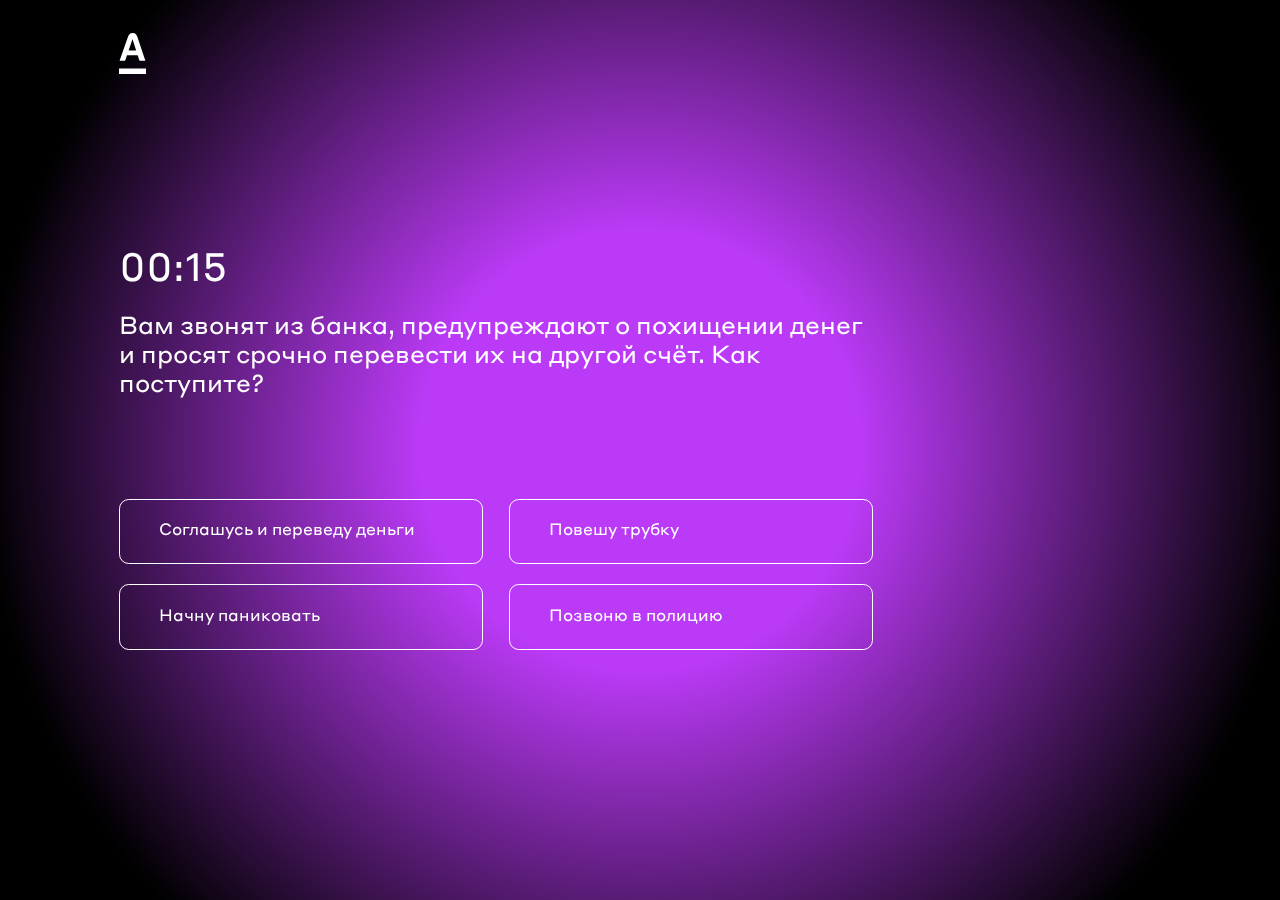
<file: quest.html>
<!DOCTYPE html>
<html>
<head>
  <meta charset="utf-8">
  <title>Симулятор мошенника</title>
  <meta content="width=device-width, initial-scale=1" name="viewport">
  <link href="css/fonts.css" rel="stylesheet" type="text/css">
  <link href="css/normalize.css" rel="stylesheet" type="text/css">
  <link href="css/main.css?ver=18" rel="stylesheet" type="text/css">
  <link href="css/alfaba.css?ver=18" rel="stylesheet" type="text/css">
  <link href="images/favicon.png" rel="shortcut icon" type="image/x-icon">
  <link href="images/webclip.png" rel="apple-touch-icon">
</head>
<body page="quest" class="body_qst">
  <div class="top">
    <div class="cont">
      <div class="top_box">
        <a href="/" class="main_logo_link w-inline-block">
          <img src="images/logo.svg" class="main_logo">
        </a>
      </div>
    </div>
  </div>
  <div class="quest">
    <div stage="view" class="qstage">
      <div class="box">
        <div class="cont qcont">
          <div class="qstage_bl">
            <div class="qtime">
              <p class="qtime_num">00:<span class="qtime_num_count">15</span></p>
              <p class="qtime_txt">Следующий вопрос через 00:<span class="qtime_txt_count">10</span></p>
            </div>
            <div class="qtext">
              <p class="qtext_itm">Вам звонят из банка, предупреждают о похищении денег и просят срочно перевести их на другой счёт. Как поступите?</p>
              <p class="qtext_itm qtext_itm_error">Просто повесьте трубку. Банк никогда не просит переводить деньги на какие-то счета и карты.</p>
              <p class="qtext_itm qtext_itm_suc">Верно, просто повесьте трубку. Банк никогда не просит переводить деньги на какие-то счета и карты.</p>
            </div>
          </div>
          <div class="qel">
            <p result="0" class="qitm">Соглашусь и переведу деньги</p>
            <p result="1" class="qitm">Повешу трубку</p>
            <p result="0" class="qitm">Начну паниковать</p>
            <p result="0" class="qitm">Позвоню в полицию</p>
          </div>
          <div class="qnav">
            <div state="active" class="qnav_itm"></div>
            <div class="qnav_itm"></div>
            <div class="qnav_itm"></div>
          </div>
        </div>
      </div>
    </div>
    <div class="qstage">
      <div class="box">
        <div class="cont qcont">
          <div class="qstage_bl">
            <div class="qtime">
              <p class="qtime_num">00:<span class="qtime_num_count">15</span></p>
              <p class="qtime_txt">Следующий вопрос через 00:<span class="qtime_txt_count">10</span></p>
            </div>
            <div class="qtext">
              <p class="qtext_itm">Вам пришло письмо со справкой, которую вы не запрашивали. Внешне кажется, что письмо от банка. Как поступите?</p>
              <p class="qtext_itm qtext_itm_error">Не открывайте файл — банк присылает документы только по запросу. Мошенники хорошо подделывают письма, а антивирусы не всегда спасают.</p>
              <p class="qtext_itm qtext_itm_suc">Верно, банк присылает документы только по запросу. Мошенники хорошо подделывают письма, а антивирусы не всегда спасают.</p>
            </div>
          </div>
          <div class="qel">
            <p result="0" class="qitm">Открою документ</p>
            <p result="0" class="qitm">Проверю файл на вирусы</p>
            <p result="1" class="qitm">Сразу удалю письмо</p>
            <p result="0" class="qitm">Перешлю другу</p>
          </div>
          <div class="qnav">
            <div state="active" class="qnav_itm"></div>
            <div state="active" class="qnav_itm"></div>
            <div class="qnav_itm"></div>
          </div>
        </div>
      </div>
    </div>
    <div class="qstage">
      <div class="box">
        <div class="cont qcont">
          <div class="qstage_bl">
            <div class="qtime">
              <p class="qtime_num">00:<span class="qtime_num_count">15</span></p>
              <p class="qtime_txt">Завершение демоверсии игры через 00:<span class="qtime_txt_count">10</span></p>
            </div>
            <div class="qtext">
              <p class="qtext_itm">Вам пришло письмо с предложением снизить ставку по кредиту. Для этого нужно зайти на сайт и ввести логин и пароль от личного кабинета. Как поступите?</p>
              <p class="qtext_itm qtext_itm_error">Всегда проверяйте домен сайта, прежде чем оставлять свои данные. Не отключайте вход по одноразовому паролю в настройках безопасности интернет-банка.</p>
              <p class="qtext_itm qtext_itm_suc">Да. Всегда проверяйте домен сайта, прежде чем оставлять свои данные. Не отключайте вход по одноразовому паролю в настройках безопасности интернет-банка.</p>
            </div>
          </div>
          <div class="qel">
            <p result="0" class="qitm">Оставлю логин и пароль</p>
            <p result="0" class="qitm">Позвоню по номеру на сайте</p>
            <p result="1" class="qitm">Проигнорирую письмо</p>
            <p result="0" class="qitm">Зайду под чужим логином</p>
          </div>
          <div class="qnav">
            <div state="active" class="qnav_itm"></div>
            <div state="active" class="qnav_itm"></div>
            <div state="active" class="qnav_itm"></div>
          </div>
        </div>
      </div>
    </div>
    <div class="qresult">
      <div class="box">
        <div class="qresult_dsk">
          <div class="cont">
            <div class="qresult_vert">
              <div class="qresult_top">
                <p class="qresult_num"><span class="qresult_num_vl">2</span>/3<br></p>
                <p class="qresult_head">Проверьте себя в полной версии игры.<br><br>Станьте клиентом Альфа-Банка, скачайте приложение и зайдите в «Симулятор мошенника» на главной.<br></p>
                <p class="qresult_head qresult_head_mob">Проверьте себя в полной версии игры.<br>‍<br>Если вы клиент Альфа-Банка, зайдите в приложение — игра уже на главной.<br></p>
              </div>
              <div class="qresult_btn">
                <a href="https://alfabank.ru/app" target="_blank" class="qresult_btn_link w-inline-block">
                  <img src="images/qresult_btn_icon_re.svg" class="qresult_btn_icon">
                </a>
              </div>
              <div class="q_mob_btn">
                <a href="https://apps.apple.com/RU/app/id353127685?mt=8" target="_blank" class="q_mob_btn_link w-inline-block">
                  <img src="images/q_mob_ios.svg" class="q_mob_btn_icon">
                </a>
                <a href="https://play.google.com/store/apps/details?id=ru.alfabank.mobile.android&amp;referrer=af_tranid%3DAURrUtome8GWLW_4Ra18BA%26pid%3DAM%20web%20page%26c%3Dstore%20buttons" target="_blank" class="q_mob_btn_link w-inline-block">
                  <img src="images/q_mob_android.svg" class="q_mob_btn_icon">
                </a>
              </div>
            </div>
          </div>
        </div>
        <div class="qresult_mob">
          <div class="cont">
            <p class="q_mob_head">Проверьте себя в полной версии игры</p>
            <p class="q_mob_desc">Станьте клиентом<br>Альфа-Банка, скачайте приложение и зайдите в «Симулятор мошенника» на главной.</p>
          </div>
        </div>
      </div>
    </div>
  </div>
  <div class="rotate">
    <img src="images/refresh.svg" class="rotate_img">
  </div>
  <script src="js/gsap.min.js" type="text/javascript"></script>
  <script src="js/wheel-indicator.js" type="text/javascript"></script>
  <script src="js/swiper-bundle.min.js" type="text/javascript"></script>
  <script src="js/script.js?ver=38" type="text/javascript"></script>
  <link href="css/style.css?ver=38" type="text/css" rel="stylesheet">
</body>
</html>
</file>
<file: css/fonts.css>
@font-face {
    font-family: 'Styrenea';
    src: url('../fonts/Styrene-A-LC-Bold.otf') format('opentype');
    font-weight: 700;
    font-style: normal;
    font-display: swap;
  }
  @font-face {
    font-family: 'Styrenea';
    src: url('../fonts/Styrene-A-LC-Medium.otf') format('opentype');
    font-weight: 500;
    font-style: normal;
    font-display: swap;
  }
  @font-face {
    font-family: 'Styrenea';
    src: url('../fonts/Styrene-A-LC-Regular.otf') format('opentype');
    font-weight: 400;
    font-style: normal;
    font-display: swap;
  }
  @font-face {
    font-family: 'Styreneb';
    src: url('../fonts/Styrene-B-LC-Regular.otf') format('opentype');
    font-weight: 400;
    font-style: normal;
    font-display: swap;
  }
  @font-face {
    font-family: 'Styreneb';
    src: url('../fonts/Styrene-B-LC-Medium.otf') format('opentype');
    font-weight: 500;
    font-style: normal;
    font-display: swap;
  }
</file>
<file: css/main.css>
.w-icon-slider-right:before {
  content: "\e600";
}
.w-icon-slider-left:before {
  content: "\e601";
}
.w-icon-nav-menu:before {
  content: "\e602";
}
.w-icon-arrow-down:before,
.w-icon-dropdown-toggle:before {
  content: "\e603";
}
.w-icon-file-upload-remove:before {
  content: "\e900";
}
.w-icon-file-upload-icon:before {
  content: "\e903";
}
* {
  -webkit-box-sizing: border-box;
  -moz-box-sizing: border-box;
  box-sizing: border-box;
}
html {
  height: 100%;
}
body {
  margin: 0;
  min-height: 100%;
  background-color: #fff;
  font-family: Arial, sans-serif;
  font-size: 14px;
  line-height: 20px;
  color: #333;
}
img {
  max-width: 100%;
  vertical-align: middle;
  display: inline-block;
}
html.w-mod-touch * {
  background-attachment: scroll !important;
}
.w-block {
  display: block;
}
.w-inline-block {
  max-width: 100%;
  display: inline-block;
}
.w-clearfix:before,
.w-clearfix:after {
  content: " ";
  display: table;
  grid-column-start: 1;
  grid-row-start: 1;
  grid-column-end: 2;
  grid-row-end: 2;
}
.w-clearfix:after {
  clear: both;
}
.w-hidden {
  display: none;
}
.w-button {
  display: inline-block;
  padding: 9px 15px;
  background-color: #3898EC;
  color: white;
  border: 0;
  line-height: inherit;
  text-decoration: none;
  cursor: pointer;
  border-radius: 0;
}
input.w-button {
  -webkit-appearance: button;
}
html[data-w-dynpage] [data-w-cloak] {
  color: transparent !important;
}
.w-webflow-badge,
.w-webflow-badge * {
  position: static;
  left: auto;
  top: auto;
  right: auto;
  bottom: auto;
  z-index: auto;
  display: block;
  visibility: visible;
  overflow: visible;
  overflow-x: visible;
  overflow-y: visible;
  box-sizing: border-box;
  width: auto;
  height: auto;
  max-height: none;
  max-width: none;
  min-height: 0;
  min-width: 0;
  margin: 0;
  padding: 0;
  float: none;
  clear: none;
  border: 0 none transparent;
  border-radius: 0;
  background: none;
  background-image: none;
  background-position: 0% 0%;
  background-size: auto auto;
  background-repeat: repeat;
  background-origin: padding-box;
  background-clip: border-box;
  background-attachment: scroll;
  background-color: transparent;
  box-shadow: none;
  opacity: 1.0;
  transform: none;
  transition: none;
  direction: ltr;
  font-family: inherit;
  font-weight: inherit;
  color: inherit;
  font-size: inherit;
  line-height: inherit;
  font-style: inherit;
  font-variant: inherit;
  text-align: inherit;
  letter-spacing: inherit;
  text-decoration: inherit;
  text-indent: 0;
  text-transform: inherit;
  list-style-type: disc;
  text-shadow: none;
  font-smoothing: auto;
  vertical-align: baseline;
  cursor: inherit;
  white-space: inherit;
  word-break: normal;
  word-spacing: normal;
  word-wrap: normal;
}
.w-webflow-badge {
  position: fixed !important;
  display: inline-block !important;
  visibility: visible !important;
  opacity: 1 !important;
  z-index: 2147483647 !important;
  top: auto !important;
  right: 12px !important;
  bottom: 12px !important;
  left: auto !important;
  color: #AAADB0 !important;
  background-color: #fff !important;
  border-radius: 3px !important;
  padding: 6px 8px 6px 6px !important;
  font-size: 12px !important;
  opacity: 1.0 !important;
  line-height: 14px !important;
  text-decoration: none !important;
  transform: none !important;
  margin: 0 !important;
  width: auto !important;
  height: auto !important;
  overflow: visible !important;
  white-space: nowrap;
  box-shadow: 0 0 0 1px rgba(0, 0, 0, 0.1), 0px 1px 3px rgba(0, 0, 0, 0.1);
  cursor: pointer;
}
.w-webflow-badge > img {
  display: inline-block !important;
  visibility: visible !important;
  opacity: 1 !important;
  vertical-align: middle !important;
}
h1,
h2,
h3,
h4,
h5,
h6 {
  font-weight: bold;
  margin-bottom: 10px;
}
h1 {
  font-size: 38px;
  line-height: 44px;
  margin-top: 20px;
}
h2 {
  font-size: 32px;
  line-height: 36px;
  margin-top: 20px;
}
h3 {
  font-size: 24px;
  line-height: 30px;
  margin-top: 20px;
}
h4 {
  font-size: 18px;
  line-height: 24px;
  margin-top: 10px;
}
h5 {
  font-size: 14px;
  line-height: 20px;
  margin-top: 10px;
}
h6 {
  font-size: 12px;
  line-height: 18px;
  margin-top: 10px;
}
p {
  margin-top: 0;
  margin-bottom: 10px;
}
blockquote {
  margin: 0 0 10px 0;
  padding: 10px 20px;
  border-left: 5px solid #E2E2E2;
  font-size: 18px;
  line-height: 22px;
}
figure {
  margin: 0;
  margin-bottom: 10px;
}
figcaption {
  margin-top: 5px;
  text-align: center;
}
ul,
ol {
  margin-top: 0px;
  margin-bottom: 10px;
  padding-left: 40px;
}
.w-list-unstyled {
  padding-left: 0;
  list-style: none;
}
.w-embed:before,
.w-embed:after {
  content: " ";
  display: table;
  grid-column-start: 1;
  grid-row-start: 1;
  grid-column-end: 2;
  grid-row-end: 2;
}
.w-embed:after {
  clear: both;
}
.w-video {
  width: 100%;
  position: relative;
  padding: 0;
}
.w-video iframe,
.w-video object,
.w-video embed {
  position: absolute;
  top: 0;
  left: 0;
  width: 100%;
  height: 100%;
}
fieldset {
  padding: 0;
  margin: 0;
  border: 0;
}
button,
html input[type="button"],
input[type="reset"] {
  border: 0;
  cursor: pointer;
  -webkit-appearance: button;
}
.w-form {
  margin: 0 0 15px;
}
.w-form-done {
  display: none;
  padding: 20px;
  text-align: center;
  background-color: #dddddd;
}
.w-form-fail {
  display: none;
  margin-top: 10px;
  padding: 10px;
  background-color: #ffdede;
}
label {
  display: block;
  margin-bottom: 5px;
  font-weight: bold;
}
.w-input,
.w-select {
  display: block;
  width: 100%;
  height: 38px;
  padding: 8px 12px;
  margin-bottom: 10px;
  font-size: 14px;
  line-height: 1.428571429;
  color: #333333;
  vertical-align: middle;
  background-color: #ffffff;
  border: 1px solid #cccccc;
}
.w-input:-moz-placeholder,
.w-select:-moz-placeholder {
  color: #999;
}
.w-input::-moz-placeholder,
.w-select::-moz-placeholder {
  color: #999;
  opacity: 1;
}
.w-input:-ms-input-placeholder,
.w-select:-ms-input-placeholder {
  color: #999;
}
.w-input::-webkit-input-placeholder,
.w-select::-webkit-input-placeholder {
  color: #999;
}
.w-input:focus,
.w-select:focus {
  border-color: #3898EC;
  outline: 0;
}
.w-input[disabled],
.w-select[disabled],
.w-input[readonly],
.w-select[readonly],
fieldset[disabled] .w-input,
fieldset[disabled] .w-select {
  cursor: not-allowed;
  background-color: #eeeeee;
}
textarea.w-input,
textarea.w-select {
  height: auto;
}
.w-select {
  background-color: #f3f3f3;
}
.w-select[multiple] {
  height: auto;
}
.w-form-label {
  display: inline-block;
  cursor: pointer;
  font-weight: normal;
  margin-bottom: 0px;
}
.w-radio {
  display: block;
  margin-bottom: 5px;
  padding-left: 20px;
}
.w-radio:before,
.w-radio:after {
  content: " ";
  display: table;
  grid-column-start: 1;
  grid-row-start: 1;
  grid-column-end: 2;
  grid-row-end: 2;
}
.w-radio:after {
  clear: both;
}
.w-radio-input {
  margin: 4px 0 0;
  margin-top: 1px \9;
  line-height: normal;
  float: left;
  margin-left: -20px;
}
.w-radio-input {
  margin-top: 3px;
}
.w-file-upload {
  display: block;
  margin-bottom: 10px;
}
.w-file-upload-input {
  width: 0.1px;
  height: 0.1px;
  opacity: 0;
  overflow: hidden;
  position: absolute;
  z-index: -100;
}
.w-file-upload-default,
.w-file-upload-uploading,
.w-file-upload-success {
  display: inline-block;
  color: #333333;
}
.w-file-upload-error {
  display: block;
  margin-top: 10px;
}
.w-file-upload-default.w-hidden,
.w-file-upload-uploading.w-hidden,
.w-file-upload-error.w-hidden,
.w-file-upload-success.w-hidden {
  display: none;
}
.w-file-upload-uploading-btn {
  display: flex;
  font-size: 14px;
  font-weight: normal;
  cursor: pointer;
  margin: 0;
  padding: 8px 12px;
  border: 1px solid #cccccc;
  background-color: #fafafa;
}
.w-file-upload-file {
  display: flex;
  flex-grow: 1;
  justify-content: space-between;
  margin: 0;
  padding: 8px 9px 8px 11px;
  border: 1px solid #cccccc;
  background-color: #fafafa;
}
.w-file-upload-file-name {
  font-size: 14px;
  font-weight: normal;
  display: block;
}
.w-file-remove-link {
  margin-top: 3px;
  margin-left: 10px;
  width: auto;
  height: auto;
  padding: 3px;
  display: block;
  cursor: pointer;
}
.w-icon-file-upload-remove {
  margin: auto;
  font-size: 10px;
}
.w-file-upload-error-msg {
  display: inline-block;
  color: #ea384c;
  padding: 2px 0;
}
.w-file-upload-info {
  display: inline-block;
  line-height: 38px;
  padding: 0 12px;
}
.w-file-upload-label {
  display: inline-block;
  font-size: 14px;
  font-weight: normal;
  cursor: pointer;
  margin: 0;
  padding: 8px 12px;
  border: 1px solid #cccccc;
  background-color: #fafafa;
}
.w-icon-file-upload-icon,
.w-icon-file-upload-uploading {
  display: inline-block;
  margin-right: 8px;
  width: 20px;
}
.w-icon-file-upload-uploading {
  height: 20px;
}
.w-container {
  margin-left: auto;
  margin-right: auto;
  max-width: 940px;
}
.w-container:before,
.w-container:after {
  content: " ";
  display: table;
  grid-column-start: 1;
  grid-row-start: 1;
  grid-column-end: 2;
  grid-row-end: 2;
}
.w-container:after {
  clear: both;
}
.w-container .w-row {
  margin-left: -10px;
  margin-right: -10px;
}
.w-row:before,
.w-row:after {
  content: " ";
  display: table;
  grid-column-start: 1;
  grid-row-start: 1;
  grid-column-end: 2;
  grid-row-end: 2;
}
.w-row:after {
  clear: both;
}
.w-row .w-row {
  margin-left: 0;
  margin-right: 0;
}
.w-col {
  position: relative;
  float: left;
  width: 100%;
  min-height: 1px;
  padding-left: 10px;
  padding-right: 10px;
}
.w-col .w-col {
  padding-left: 0;
  padding-right: 0;
}
.w-col-1 {
  width: 8.33333333%;
}
.w-col-2 {
  width: 16.66666667%;
}
.w-col-3 {
  width: 25%;
}
.w-col-4 {
  width: 33.33333333%;
}
.w-col-5 {
  width: 41.66666667%;
}
.w-col-6 {
  width: 50%;
}
.w-col-7 {
  width: 58.33333333%;
}
.w-col-8 {
  width: 66.66666667%;
}
.w-col-9 {
  width: 75%;
}
.w-col-10 {
  width: 83.33333333%;
}
.w-col-11 {
  width: 91.66666667%;
}
.w-col-12 {
  width: 100%;
}
.w-hidden-main {
  display: none !important;
}
@media screen and (max-width: 991px) {
  .w-container {
    max-width: 728px;
  }
  .w-hidden-main {
    display: inherit !important;
  }
  .w-hidden-medium {
    display: none !important;
  }
  .w-col-medium-1 {
    width: 8.33333333%;
  }
  .w-col-medium-2 {
    width: 16.66666667%;
  }
  .w-col-medium-3 {
    width: 25%;
  }
  .w-col-medium-4 {
    width: 33.33333333%;
  }
  .w-col-medium-5 {
    width: 41.66666667%;
  }
  .w-col-medium-6 {
    width: 50%;
  }
  .w-col-medium-7 {
    width: 58.33333333%;
  }
  .w-col-medium-8 {
    width: 66.66666667%;
  }
  .w-col-medium-9 {
    width: 75%;
  }
  .w-col-medium-10 {
    width: 83.33333333%;
  }
  .w-col-medium-11 {
    width: 91.66666667%;
  }
  .w-col-medium-12 {
    width: 100%;
  }
  .w-col-stack {
    width: 100%;
    left: auto;
    right: auto;
  }
}
@media screen and (max-width: 767px) {
  .w-hidden-main {
    display: inherit !important;
  }
  .w-hidden-medium {
    display: inherit !important;
  }
  .w-hidden-small {
    display: none !important;
  }
  .w-row,
  .w-container .w-row {
    margin-left: 0;
    margin-right: 0;
  }
  .w-col {
    width: 100%;
    left: auto;
    right: auto;
  }
  .w-col-small-1 {
    width: 8.33333333%;
  }
  .w-col-small-2 {
    width: 16.66666667%;
  }
  .w-col-small-3 {
    width: 25%;
  }
  .w-col-small-4 {
    width: 33.33333333%;
  }
  .w-col-small-5 {
    width: 41.66666667%;
  }
  .w-col-small-6 {
    width: 50%;
  }
  .w-col-small-7 {
    width: 58.33333333%;
  }
  .w-col-small-8 {
    width: 66.66666667%;
  }
  .w-col-small-9 {
    width: 75%;
  }
  .w-col-small-10 {
    width: 83.33333333%;
  }
  .w-col-small-11 {
    width: 91.66666667%;
  }
  .w-col-small-12 {
    width: 100%;
  }
}
@media screen and (max-width: 479px) {
  .w-container {
    max-width: none;
  }
  .w-hidden-main {
    display: inherit !important;
  }
  .w-hidden-medium {
    display: inherit !important;
  }
  .w-hidden-small {
    display: inherit !important;
  }
  .w-hidden-tiny {
    display: none !important;
  }
  .w-col {
    width: 100%;
  }
  .w-col-tiny-1 {
    width: 8.33333333%;
  }
  .w-col-tiny-2 {
    width: 16.66666667%;
  }
  .w-col-tiny-3 {
    width: 25%;
  }
  .w-col-tiny-4 {
    width: 33.33333333%;
  }
  .w-col-tiny-5 {
    width: 41.66666667%;
  }
  .w-col-tiny-6 {
    width: 50%;
  }
  .w-col-tiny-7 {
    width: 58.33333333%;
  }
  .w-col-tiny-8 {
    width: 66.66666667%;
  }
  .w-col-tiny-9 {
    width: 75%;
  }
  .w-col-tiny-10 {
    width: 83.33333333%;
  }
  .w-col-tiny-11 {
    width: 91.66666667%;
  }
  .w-col-tiny-12 {
    width: 100%;
  }
}
.w-widget {
  position: relative;
}
.w-widget-map {
  width: 100%;
  height: 400px;
}
.w-widget-map label {
  width: auto;
  display: inline;
}
.w-widget-map img {
  max-width: inherit;
}
.w-widget-map .gm-style-iw {
  text-align: center;
}
.w-widget-map .gm-style-iw > button {
  display: none !important;
}
.w-widget-twitter {
  overflow: hidden;
}
.w-widget-twitter-count-shim {
  display: inline-block;
  vertical-align: top;
  position: relative;
  width: 28px;
  height: 20px;
  text-align: center;
  background: white;
  border: #758696 solid 1px;
  border-radius: 3px;
}
.w-widget-twitter-count-shim * {
  pointer-events: none;
  -webkit-user-select: none;
  -moz-user-select: none;
  -ms-user-select: none;
  user-select: none;
}
.w-widget-twitter-count-shim .w-widget-twitter-count-inner {
  position: relative;
  font-size: 15px;
  line-height: 12px;
  text-align: center;
  color: #999;
  font-family: serif;
}
.w-widget-twitter-count-shim .w-widget-twitter-count-clear {
  position: relative;
  display: block;
}
.w-widget-twitter-count-shim.w--large {
  width: 36px;
  height: 28px;
}
.w-widget-twitter-count-shim.w--large .w-widget-twitter-count-inner {
  font-size: 18px;
  line-height: 18px;
}
.w-widget-twitter-count-shim:not(.w--vertical) {
  margin-left: 5px;
  margin-right: 8px;
}
.w-widget-twitter-count-shim:not(.w--vertical).w--large {
  margin-left: 6px;
}
.w-widget-twitter-count-shim:not(.w--vertical):before,
.w-widget-twitter-count-shim:not(.w--vertical):after {
  top: 50%;
  left: 0;
  border: solid transparent;
  content: " ";
  height: 0;
  width: 0;
  position: absolute;
  pointer-events: none;
}
.w-widget-twitter-count-shim:not(.w--vertical):before {
  border-color: rgba(117, 134, 150, 0);
  border-right-color: #5d6c7b;
  border-width: 4px;
  margin-left: -9px;
  margin-top: -4px;
}
.w-widget-twitter-count-shim:not(.w--vertical).w--large:before {
  border-width: 5px;
  margin-left: -10px;
  margin-top: -5px;
}
.w-widget-twitter-count-shim:not(.w--vertical):after {
  border-color: rgba(255, 255, 255, 0);
  border-right-color: white;
  border-width: 4px;
  margin-left: -8px;
  margin-top: -4px;
}
.w-widget-twitter-count-shim:not(.w--vertical).w--large:after {
  border-width: 5px;
  margin-left: -9px;
  margin-top: -5px;
}
.w-widget-twitter-count-shim.w--vertical {
  width: 61px;
  height: 33px;
  margin-bottom: 8px;
}
.w-widget-twitter-count-shim.w--vertical:before,
.w-widget-twitter-count-shim.w--vertical:after {
  top: 100%;
  left: 50%;
  border: solid transparent;
  content: " ";
  height: 0;
  width: 0;
  position: absolute;
  pointer-events: none;
}
.w-widget-twitter-count-shim.w--vertical:before {
  border-color: rgba(117, 134, 150, 0);
  border-top-color: #5d6c7b;
  border-width: 5px;
  margin-left: -5px;
}
.w-widget-twitter-count-shim.w--vertical:after {
  border-color: rgba(255, 255, 255, 0);
  border-top-color: white;
  border-width: 4px;
  margin-left: -4px;
}
.w-widget-twitter-count-shim.w--vertical .w-widget-twitter-count-inner {
  font-size: 18px;
  line-height: 22px;
}
.w-widget-twitter-count-shim.w--vertical.w--large {
  width: 76px;
}
.w-widget-gplus {
  overflow: hidden;
}
.w-background-video {
  position: relative;
  overflow: hidden;
  height: 500px;
  color: white;
}
.w-background-video > video {
  background-size: cover;
  background-position: 50% 50%;
  position: absolute;
  margin: auto;
  width: 100%;
  height: 100%;
  right: -100%;
  bottom: -100%;
  top: -100%;
  left: -100%;
  object-fit: cover;
  z-index: -100;
}
.w-background-video > video::-webkit-media-controls-start-playback-button {
  display: none !important;
  -webkit-appearance: none;
}
.w-slider {
  position: relative;
  height: 300px;
  text-align: center;
  background: #dddddd;
  clear: both;
  -webkit-tap-highlight-color: rgba(0, 0, 0, 0);
  tap-highlight-color: rgba(0, 0, 0, 0);
}
.w-slider-mask {
  position: relative;
  display: block;
  overflow: hidden;
  z-index: 1;
  left: 0;
  right: 0;
  height: 100%;
  white-space: nowrap;
}
.w-slide {
  position: relative;
  display: inline-block;
  vertical-align: top;
  width: 100%;
  height: 100%;
  white-space: normal;
  text-align: left;
}
.w-slider-nav {
  position: absolute;
  z-index: 2;
  top: auto;
  right: 0;
  bottom: 0;
  left: 0;
  margin: auto;
  padding-top: 10px;
  height: 40px;
  text-align: center;
  -webkit-tap-highlight-color: rgba(0, 0, 0, 0);
  tap-highlight-color: rgba(0, 0, 0, 0);
}
.w-slider-nav.w-round > div {
  border-radius: 100%;
}
.w-slider-nav.w-num > div {
  width: auto;
  height: auto;
  padding: 0.2em 0.5em;
  font-size: inherit;
  line-height: inherit;
}
.w-slider-nav.w-shadow > div {
  box-shadow: 0 0 3px rgba(51, 51, 51, 0.4);
}
.w-slider-nav-invert {
  color: #fff;
}
.w-slider-nav-invert > div {
  background-color: rgba(34, 34, 34, 0.4);
}
.w-slider-nav-invert > div.w-active {
  background-color: #222;
}
.w-slider-dot {
  position: relative;
  display: inline-block;
  width: 1em;
  height: 1em;
  background-color: rgba(255, 255, 255, 0.4);
  cursor: pointer;
  margin: 0 3px 0.5em;
  transition: background-color 100ms, color 100ms;
}
.w-slider-dot.w-active {
  background-color: #fff;
}
.w-slider-dot:focus {
  outline: none;
  box-shadow: 0px 0px 0px 2px #fff;
}
.w-slider-dot:focus.w-active {
  box-shadow: none;
}
.w-slider-arrow-left,
.w-slider-arrow-right {
  position: absolute;
  width: 80px;
  top: 0;
  right: 0;
  bottom: 0;
  left: 0;
  margin: auto;
  cursor: pointer;
  overflow: hidden;
  color: white;
  font-size: 40px;
  -webkit-tap-highlight-color: rgba(0, 0, 0, 0);
  tap-highlight-color: rgba(0, 0, 0, 0);
  -webkit-user-select: none;
  -moz-user-select: none;
  -ms-user-select: none;
  user-select: none;
}
.w-slider-arrow-left [class^="w-icon-"],
.w-slider-arrow-right [class^="w-icon-"],
.w-slider-arrow-left [class*=" w-icon-"],
.w-slider-arrow-right [class*=" w-icon-"] {
  position: absolute;
}
.w-slider-arrow-left:focus,
.w-slider-arrow-right:focus {
  outline: 0;
}
.w-slider-arrow-left {
  z-index: 3;
  right: auto;
}
.w-slider-arrow-right {
  z-index: 4;
  left: auto;
}
.w-icon-slider-left,
.w-icon-slider-right {
  top: 0;
  right: 0;
  bottom: 0;
  left: 0;
  margin: auto;
  width: 1em;
  height: 1em;
}
.w-slider-aria-label {
  border: 0;
  clip: rect(0 0 0 0);
  height: 1px;
  margin: -1px;
  overflow: hidden;
  padding: 0;
  position: absolute;
  width: 1px;
}
.w-dropdown {
  display: inline-block;
  position: relative;
  text-align: left;
  margin-left: auto;
  margin-right: auto;
  z-index: 900;
}
.w-dropdown-btn,
.w-dropdown-toggle,
.w-dropdown-link {
  position: relative;
  vertical-align: top;
  text-decoration: none;
  color: #222222;
  padding: 20px;
  text-align: left;
  margin-left: auto;
  margin-right: auto;
  white-space: nowrap;
}
.w-dropdown-toggle {
  -webkit-user-select: none;
  -moz-user-select: none;
  -ms-user-select: none;
  user-select: none;
  display: inline-block;
  cursor: pointer;
  padding-right: 40px;
}
.w-dropdown-toggle:focus {
  outline: 0;
}
.w-icon-dropdown-toggle {
  position: absolute;
  top: 0;
  right: 0;
  bottom: 0;
  margin: auto;
  margin-right: 20px;
  width: 1em;
  height: 1em;
}
.w-dropdown-list {
  position: absolute;
  background: #dddddd;
  display: none;
  min-width: 100%;
}
.w-dropdown-list.w--open {
  display: block;
}
.w-dropdown-link {
  padding: 10px 20px;
  display: block;
  color: #222222;
}
.w-dropdown-link.w--current {
  color: #0082f3;
}
.w-dropdown-link:focus {
  outline: 0;
}
@media screen and (max-width: 767px) {
  .w-nav-brand {
    padding-left: 10px;
  }
}
/**
 * ## Note
 * Safari (on both iOS and OS X) does not handle viewport units (vh, vw) well.
 * For example percentage units do not work on descendants of elements that
 * have any dimensions expressed in viewport units. It also doesn’t handle them at
 * all in `calc()`.
 */
/**
 * Wrapper around all lightbox elements
 *
 * 1. Since the lightbox can receive focus, IE also gives it an outline.
 * 2. Fixes flickering on Chrome when a transition is in progress
 *    underneath the lightbox.
 */
.w-lightbox-backdrop {
  color: #000;
  cursor: auto;
  font-family: serif;
  font-size: medium;
  font-style: normal;
  font-variant: normal;
  font-weight: normal;
  letter-spacing: normal;
  line-height: normal;
  list-style: disc;
  text-align: start;
  text-indent: 0;
  text-shadow: none;
  text-transform: none;
  visibility: visible;
  white-space: normal;
  word-break: normal;
  word-spacing: normal;
  word-wrap: normal;
  position: fixed;
  top: 0;
  right: 0;
  bottom: 0;
  left: 0;
  color: #fff;
  font-family: "Helvetica Neue", Helvetica, Ubuntu, "Segoe UI", Verdana, sans-serif;
  font-size: 17px;
  line-height: 1.2;
  font-weight: 300;
  text-align: center;
  background: rgba(0, 0, 0, 0.9);
  z-index: 2000;
  outline: 0;
  /* 1 */
  opacity: 0;
  -webkit-user-select: none;
  -moz-user-select: none;
  -ms-user-select: none;
  -webkit-tap-highlight-color: transparent;
  -webkit-transform: translate(0, 0);
  /* 2 */
}
/**
 * Neat trick to bind the rubberband effect to our canvas instead of the whole
 * document on iOS. It also prevents a bug that causes the document underneath to scroll.
 */
.w-lightbox-backdrop,
.w-lightbox-container {
  height: 100%;
  overflow: auto;
  -webkit-overflow-scrolling: touch;
}
.w-lightbox-content {
  position: relative;
  height: 100vh;
  overflow: hidden;
}
.w-lightbox-view {
  position: absolute;
  width: 100vw;
  height: 100vh;
  opacity: 0;
}
.w-lightbox-view:before {
  content: "";
  height: 100vh;
}
/* .w-lightbox-content */
.w-lightbox-group,
.w-lightbox-group .w-lightbox-view,
.w-lightbox-group .w-lightbox-view:before {
  height: 86vh;
}
.w-lightbox-frame,
.w-lightbox-view:before {
  display: inline-block;
  vertical-align: middle;
}
/*
 * 1. Remove default margin set by user-agent on the <figure> element.
 */
.w-lightbox-figure {
  position: relative;
  margin: 0;
  /* 1 */
}
.w-lightbox-group .w-lightbox-figure {
  cursor: pointer;
}
/**
 * IE adds image dimensions as width and height attributes on the IMG tag,
 * but we need both width and height to be set to auto to enable scaling.
 */
.w-lightbox-img {
  width: auto;
  height: auto;
  max-width: none;
}
/**
 * 1. Reset if style is set by user on "All Images"
 */
.w-lightbox-image {
  display: block;
  float: none;
  /* 1 */
  max-width: 100vw;
  max-height: 100vh;
}
.w-lightbox-group .w-lightbox-image {
  max-height: 86vh;
}
.w-lightbox-caption {
  position: absolute;
  right: 0;
  bottom: 0;
  left: 0;
  padding: .5em 1em;
  background: rgba(0, 0, 0, 0.4);
  text-align: left;
  text-overflow: ellipsis;
  white-space: nowrap;
  overflow: hidden;
}
.w-lightbox-embed {
  position: absolute;
  top: 0;
  right: 0;
  bottom: 0;
  left: 0;
  width: 100%;
  height: 100%;
}
.w-lightbox-control {
  position: absolute;
  top: 0;
  width: 4em;
  background-size: 24px;
  background-repeat: no-repeat;
  background-position: center;
  cursor: pointer;
  -webkit-transition: all .3s;
  transition: all .3s;
}
.w-lightbox-left {
  display: none;
  bottom: 0;
  left: 0;
  /* <svg xmlns="http://www.w3.org/2000/svg" viewBox="-20 0 24 40" width="24" height="40"><g transform="rotate(45)"><path d="m0 0h5v23h23v5h-28z" opacity=".4"/><path d="m1 1h3v23h23v3h-26z" fill="#fff"/></g></svg> */
  background-image: url("[data-uri]");
}
.w-lightbox-right {
  display: none;
  right: 0;
  bottom: 0;
  /* <svg xmlns="http://www.w3.org/2000/svg" viewBox="-4 0 24 40" width="24" height="40"><g transform="rotate(45)"><path d="m0-0h28v28h-5v-23h-23z" opacity=".4"/><path d="m1 1h26v26h-3v-23h-23z" fill="#fff"/></g></svg> */
  background-image: url("[data-uri]");
}
/*
 * Without specifying the with and height inside the SVG, all versions of IE render the icon too small.
 * The bug does not seem to manifest itself if the elements are tall enough such as the above arrows.
 * (http://stackoverflow.com/questions/16092114/background-size-differs-in-internet-explorer)
 */
.w-lightbox-close {
  right: 0;
  height: 2.6em;
  /* <svg xmlns="http://www.w3.org/2000/svg" viewBox="-4 0 18 17" width="18" height="17"><g transform="rotate(45)"><path d="m0 0h7v-7h5v7h7v5h-7v7h-5v-7h-7z" opacity=".4"/><path d="m1 1h7v-7h3v7h7v3h-7v7h-3v-7h-7z" fill="#fff"/></g></svg> */
  background-image: url("[data-uri]");
  background-size: 18px;
}
/**
 * 1. All IE versions add extra space at the bottom without this.
 */
.w-lightbox-strip {
  position: absolute;
  bottom: 0;
  left: 0;
  right: 0;
  padding: 0 1vh;
  line-height: 0;
  /* 1 */
  white-space: nowrap;
  overflow-x: auto;
  overflow-y: hidden;
}
/*
 * 1. We use content-box to avoid having to do `width: calc(10vh + 2vw)`
 *    which doesn’t work in Safari anyway.
 * 2. Chrome renders images pixelated when switching to GPU. Making sure
 *    the parent is also rendered on the GPU (by setting translate3d for
 *    example) fixes this behavior.
 */
.w-lightbox-item {
  display: inline-block;
  width: 10vh;
  padding: 2vh 1vh;
  box-sizing: content-box;
  /* 1 */
  cursor: pointer;
  -webkit-transform: translate3d(0, 0, 0);
  /* 2 */
}
.w-lightbox-active {
  opacity: .3;
}
.w-lightbox-thumbnail {
  position: relative;
  height: 10vh;
  background: #222;
  overflow: hidden;
}
.w-lightbox-thumbnail-image {
  position: absolute;
  top: 0;
  left: 0;
}
.w-lightbox-thumbnail .w-lightbox-tall {
  top: 50%;
  width: 100%;
  -webkit-transform: translate(0, -50%);
  -ms-transform: translate(0, -50%);
  transform: translate(0, -50%);
}
.w-lightbox-thumbnail .w-lightbox-wide {
  left: 50%;
  height: 100%;
  -webkit-transform: translate(-50%, 0);
  -ms-transform: translate(-50%, 0);
  transform: translate(-50%, 0);
}
/*
 * Spinner
 *
 * Absolute pixel values are used to avoid rounding errors that would cause
 * the white spinning element to be misaligned with the track.
 */
.w-lightbox-spinner {
  position: absolute;
  top: 50%;
  left: 50%;
  box-sizing: border-box;
  width: 40px;
  height: 40px;
  margin-top: -20px;
  margin-left: -20px;
  border: 5px solid rgba(0, 0, 0, 0.4);
  border-radius: 50%;
  -webkit-animation: spin .8s infinite linear;
  animation: spin .8s infinite linear;
}
.w-lightbox-spinner:after {
  content: "";
  position: absolute;
  top: -4px;
  right: -4px;
  bottom: -4px;
  left: -4px;
  border: 3px solid transparent;
  border-bottom-color: #fff;
  border-radius: 50%;
}
/*
 * Utility classes
 */
.w-lightbox-hide {
  display: none;
}
.w-lightbox-noscroll {
  overflow: hidden;
}
@media (min-width: 768px) {
  .w-lightbox-content {
    height: 96vh;
    margin-top: 2vh;
  }
  .w-lightbox-view,
  .w-lightbox-view:before {
    height: 96vh;
  }
  /* .w-lightbox-content */
  .w-lightbox-group,
  .w-lightbox-group .w-lightbox-view,
  .w-lightbox-group .w-lightbox-view:before {
    height: 84vh;
  }
  .w-lightbox-image {
    max-width: 96vw;
    max-height: 96vh;
  }
  .w-lightbox-group .w-lightbox-image {
    max-width: 82.3vw;
    max-height: 84vh;
  }
  .w-lightbox-left,
  .w-lightbox-right {
    display: block;
    opacity: .5;
  }
  .w-lightbox-close {
    opacity: .8;
  }
  .w-lightbox-control:hover {
    opacity: 1;
  }
}
.w-lightbox-inactive,
.w-lightbox-inactive:hover {
  opacity: 0;
}
.w-richtext:before,
.w-richtext:after {
  content: " ";
  display: table;
  grid-column-start: 1;
  grid-row-start: 1;
  grid-column-end: 2;
  grid-row-end: 2;
}
.w-richtext:after {
  clear: both;
}
.w-richtext[contenteditable="true"]:before,
.w-richtext[contenteditable="true"]:after {
  white-space: initial;
}
.w-richtext ol,
.w-richtext ul {
  overflow: hidden;
}
.w-richtext .w-richtext-figure-selected.w-richtext-figure-type-video div:after,
.w-richtext .w-richtext-figure-selected[data-rt-type="video"] div:after {
  outline: 2px solid #2895f7;
}
.w-richtext .w-richtext-figure-selected.w-richtext-figure-type-image div,
.w-richtext .w-richtext-figure-selected[data-rt-type="image"] div {
  outline: 2px solid #2895f7;
}
.w-richtext figure.w-richtext-figure-type-video > div:after,
.w-richtext figure[data-rt-type="video"] > div:after {
  content: '';
  position: absolute;
  display: none;
  left: 0;
  top: 0;
  right: 0;
  bottom: 0;
}
.w-richtext figure {
  position: relative;
  max-width: 60%;
}
.w-richtext figure > div:before {
  cursor: default!important;
}
.w-richtext figure img {
  width: 100%;
}
.w-richtext figure figcaption.w-richtext-figcaption-placeholder {
  opacity: 0.6;
}
.w-richtext figure div {
  /* fix incorrectly sized selection border in the data manager */
  font-size: 0px;
  color: transparent;
}
.w-richtext figure.w-richtext-figure-type-image,
.w-richtext figure[data-rt-type="image"] {
  display: table;
}
.w-richtext figure.w-richtext-figure-type-image > div,
.w-richtext figure[data-rt-type="image"] > div {
  display: inline-block;
}
.w-richtext figure.w-richtext-figure-type-image > figcaption,
.w-richtext figure[data-rt-type="image"] > figcaption {
  display: table-caption;
  caption-side: bottom;
}
.w-richtext figure.w-richtext-figure-type-video,
.w-richtext figure[data-rt-type="video"] {
  width: 60%;
  height: 0;
}
.w-richtext figure.w-richtext-figure-type-video iframe,
.w-richtext figure[data-rt-type="video"] iframe {
  position: absolute;
  top: 0;
  left: 0;
  width: 100%;
  height: 100%;
}
.w-richtext figure.w-richtext-figure-type-video > div,
.w-richtext figure[data-rt-type="video"] > div {
  width: 100%;
}
.w-richtext figure.w-richtext-align-center {
  margin-right: auto;
  margin-left: auto;
  clear: both;
}
.w-richtext figure.w-richtext-align-center.w-richtext-figure-type-image > div,
.w-richtext figure.w-richtext-align-center[data-rt-type="image"] > div {
  max-width: 100%;
}
.w-richtext figure.w-richtext-align-normal {
  clear: both;
}
.w-richtext figure.w-richtext-align-fullwidth {
  width: 100%;
  max-width: 100%;
  text-align: center;
  clear: both;
  display: block;
  margin-right: auto;
  margin-left: auto;
}
.w-richtext figure.w-richtext-align-fullwidth > div {
  display: inline-block;
  /* padding-bottom is used for aspect ratios in video figures
      we want the div to inherit that so hover/selection borders in the designer-canvas
      fit right*/
  padding-bottom: inherit;
}
.w-richtext figure.w-richtext-align-fullwidth > figcaption {
  display: block;
}
.w-richtext figure.w-richtext-align-floatleft {
  float: left;
  margin-right: 15px;
  clear: none;
}
.w-richtext figure.w-richtext-align-floatright {
  float: right;
  margin-left: 15px;
  clear: none;
}
.w-nav {
  position: relative;
  background: #dddddd;
  z-index: 1000;
}
.w-nav:before,
.w-nav:after {
  content: " ";
  display: table;
  grid-column-start: 1;
  grid-row-start: 1;
  grid-column-end: 2;
  grid-row-end: 2;
}
.w-nav:after {
  clear: both;
}
.w-nav-brand {
  position: relative;
  float: left;
  text-decoration: none;
  color: #333333;
}
.w-nav-link {
  position: relative;
  display: inline-block;
  vertical-align: top;
  text-decoration: none;
  color: #222222;
  padding: 20px;
  text-align: left;
  margin-left: auto;
  margin-right: auto;
}
.w-nav-link.w--current {
  color: #0082f3;
}
.w-nav-menu {
  position: relative;
  float: right;
}
[data-nav-menu-open] {
  display: block !important;
  position: absolute;
  top: 100%;
  left: 0;
  right: 0;
  background: #C8C8C8;
  text-align: center;
  overflow: visible;
  min-width: 200px;
}
.w--nav-link-open {
  display: block;
  position: relative;
}
.w-nav-overlay {
  position: absolute;
  overflow: hidden;
  display: none;
  top: 100%;
  left: 0;
  right: 0;
  width: 100%;
}
.w-nav-overlay [data-nav-menu-open] {
  top: 0;
}
.w-nav[data-animation="over-left"] .w-nav-overlay {
  width: auto;
}
.w-nav[data-animation="over-left"] .w-nav-overlay,
.w-nav[data-animation="over-left"] [data-nav-menu-open] {
  right: auto;
  z-index: 1;
  top: 0;
}
.w-nav[data-animation="over-right"] .w-nav-overlay {
  width: auto;
}
.w-nav[data-animation="over-right"] .w-nav-overlay,
.w-nav[data-animation="over-right"] [data-nav-menu-open] {
  left: auto;
  z-index: 1;
  top: 0;
}
.w-nav-button {
  position: relative;
  float: right;
  padding: 18px;
  font-size: 24px;
  display: none;
  cursor: pointer;
  -webkit-tap-highlight-color: rgba(0, 0, 0, 0);
  tap-highlight-color: rgba(0, 0, 0, 0);
  -webkit-user-select: none;
  -moz-user-select: none;
  -ms-user-select: none;
  user-select: none;
}
.w-nav-button:focus {
  outline: 0;
}
.w-nav-button.w--open {
  background-color: #C8C8C8;
  color: white;
}
.w-nav[data-collapse="all"] .w-nav-menu {
  display: none;
}
.w-nav[data-collapse="all"] .w-nav-button {
  display: block;
}
.w--nav-dropdown-open {
  display: block;
}
.w--nav-dropdown-toggle-open {
  display: block;
}
.w--nav-dropdown-list-open {
  position: static;
}
@media screen and (max-width: 991px) {
  .w-nav[data-collapse="medium"] .w-nav-menu {
    display: none;
  }
  .w-nav[data-collapse="medium"] .w-nav-button {
    display: block;
  }
}
@media screen and (max-width: 767px) {
  .w-nav[data-collapse="small"] .w-nav-menu {
    display: none;
  }
  .w-nav[data-collapse="small"] .w-nav-button {
    display: block;
  }
  .w-nav-brand {
    padding-left: 10px;
  }
}
@media screen and (max-width: 479px) {
  .w-nav[data-collapse="tiny"] .w-nav-menu {
    display: none;
  }
  .w-nav[data-collapse="tiny"] .w-nav-button {
    display: block;
  }
}
.w-tabs {
  position: relative;
}
.w-tabs:before,
.w-tabs:after {
  content: " ";
  display: table;
  grid-column-start: 1;
  grid-row-start: 1;
  grid-column-end: 2;
  grid-row-end: 2;
}
.w-tabs:after {
  clear: both;
}
.w-tab-menu {
  position: relative;
}
.w-tab-link {
  position: relative;
  display: inline-block;
  vertical-align: top;
  text-decoration: none;
  padding: 9px 30px;
  text-align: left;
  cursor: pointer;
  color: #222222;
  background-color: #dddddd;
}
.w-tab-link.w--current {
  background-color: #C8C8C8;
}
.w-tab-link:focus {
  outline: 0;
}
.w-tab-content {
  position: relative;
  display: block;
  overflow: hidden;
}
.w-tab-pane {
  position: relative;
  display: none;
}
.w--tab-active {
  display: block;
}
@media screen and (max-width: 479px) {
  .w-tab-link {
    display: block;
  }
}
.w-ix-emptyfix:after {
  content: "";
}
@keyframes spin {
  0% {
    transform: rotate(0deg);
  }
  100% {
    transform: rotate(360deg);
  }
}
.w-dyn-empty {
  padding: 10px;
  background-color: #dddddd;
}
.w-dyn-hide {
  display: none !important;
}
.w-dyn-bind-empty {
  display: none !important;
}
.w-condition-invisible {
  display: none !important;
}
</file>
<file: css/alfaba.css>
p {
  margin-bottom: 0px;
  font-family: Styrenea, sans-serif;
  font-size: 1rem;
  line-height: 1;
  font-weight: 400;
}

img {
  display: block;
  max-width: 100%;
}

.main {
  position: relative;
  overflow: hidden;
  width: 100%;
  height: 100vh;
  background-color: #ef3124;
}

.cont {
  width: 80.12rem;
}

.cont.cont_fore {
  display: -webkit-box;
  display: -webkit-flex;
  display: -ms-flexbox;
  display: flex;
  -webkit-box-pack: end;
  -webkit-justify-content: flex-end;
  -ms-flex-pack: end;
  justify-content: flex-end;
  -webkit-box-align: start;
  -webkit-align-items: flex-start;
  -ms-flex-align: start;
  align-items: flex-start;
}

.main_logo {
  display: block;
  width: 2.0625rem;
  height: auto;
}

.one {
  width: 100%;
  height: 100vh;
  -webkit-box-pack: center;
  -webkit-justify-content: center;
  -ms-flex-pack: center;
  justify-content: center;
  -webkit-box-align: center;
  -webkit-align-items: center;
  -ms-flex-align: center;
  align-items: center;
}

.one_head {
  color: #fff;
  font-size: 11.25rem;
  line-height: 0.8666666666666667;
  font-weight: 500;
  letter-spacing: -0.34rem;
}

.one_head.one_head_mb {
  display: none;
}

.one_desc {
  margin-top: 3.56rem;
  padding-bottom: 3.75rem;
  color: #fff;
  font-size: 1.875rem;
  line-height: 1;
}

.overlay {
  position: fixed;
  left: 0%;
  top: 0%;
  right: auto;
  bottom: auto;
  z-index: 10;
  display: block;
  width: 100%;
  height: 100%;
}

.button {
  display: -ms-grid;
  display: grid;
  -webkit-box-pack: start;
  -webkit-justify-content: start;
  -ms-flex-pack: start;
  justify-content: start;
  justify-items: start;
  -webkit-box-align: center;
  -webkit-align-items: center;
  -ms-flex-align: center;
  align-items: center;
  -webkit-align-content: center;
  -ms-flex-line-pack: center;
  align-content: center;
  grid-auto-flow: column;
  grid-auto-columns: auto;
  grid-column-gap: 1rem;
  -ms-grid-columns: auto;
  grid-template-columns: auto;
  -ms-grid-rows: auto;
  grid-template-rows: auto;
}

.btn_itm {
  font-family: Styrenea, sans-serif;
  color: #0bd21f;
  font-size: 1.875rem;
  line-height: 0.9;
  text-decoration: none;
}

.btn_itm.btn_itm_two {
  background-color: hsla(0, 0%, 100%, 0);
  color: #fff;
}

.btn_itm.popup_gr_itm {
  height: auto;
  text-align: center;
}

.button_one {
  margin-top: 3.625rem;
}

.two {
  width: 100%;
  height: 100vh;
}

.box {
  display: -webkit-box;
  display: -webkit-flex;
  display: -ms-flexbox;
  display: flex;
  width: 100%;
  height: 100%;
  -webkit-box-pack: center;
  -webkit-justify-content: center;
  -ms-flex-pack: center;
  justify-content: center;
  -webkit-box-align: center;
  -webkit-align-items: center;
  -ms-flex-align: center;
  align-items: center;
}

.info {
  display: -ms-grid;
  display: grid;
  width: 100%;
  margin-top: 12.2rem;
  -webkit-box-pack: justify;
  -webkit-justify-content: space-between;
  -ms-flex-pack: justify;
  justify-content: space-between;
  justify-items: start;
  grid-auto-flow: column;
  grid-auto-columns: auto;
  grid-column-gap: 0rem;
  -ms-grid-columns: 40rem;
  grid-template-columns: 40rem;
  -ms-grid-rows: auto;
  grid-template-rows: auto;
}

.info.info_two {
  margin-top: 0rem;
  -webkit-box-pack: start;
  -webkit-justify-content: start;
  -ms-flex-pack: start;
  justify-content: start;
  -webkit-box-align: start;
  -webkit-align-items: start;
  -ms-flex-align: start;
  align-items: start;
  -webkit-align-content: start;
  -ms-flex-line-pack: start;
  align-content: start;
  grid-auto-columns: 36%;
  grid-column-gap: 4rem;
  -ms-grid-columns: 45%;
  grid-template-columns: 45%;
}

.info.info_three {
  margin-top: 7.5rem;
  -webkit-box-pack: start;
  -webkit-justify-content: start;
  -ms-flex-pack: start;
  justify-content: start;
  -webkit-box-align: start;
  -webkit-align-items: start;
  -ms-flex-align: start;
  align-items: start;
  -webkit-align-content: start;
  -ms-flex-line-pack: start;
  align-content: start;
  grid-column-gap: 4.75rem;
  -ms-grid-columns: auto;
  grid-template-columns: auto;
}

.info.info_one {
  -webkit-box-pack: start;
  -webkit-justify-content: start;
  -ms-flex-pack: start;
  justify-content: start;
  -webkit-box-align: start;
  -webkit-align-items: start;
  -ms-flex-align: start;
  align-items: start;
  -webkit-align-content: start;
  -ms-flex-line-pack: start;
  align-content: start;
  grid-auto-columns: 28.25rem;
  grid-column-gap: 10.625rem;
  -ms-grid-columns: 31.75rem;
  grid-template-columns: 31.75rem;
}

.three_info_txt {
  margin-top: 1.6875rem;
  color: #fff;
  font-size: 1.875rem;
  line-height: 1.2;
  letter-spacing: 0rem;
}

.three {
  position: relative;
  overflow: hidden;
  width: 100%;
  height: 200vh;
}

.three_slide {
  z-index: 1;
  display: -webkit-box;
  display: -webkit-flex;
  display: -ms-flexbox;
  display: flex;
  -webkit-box-pack: start;
  -webkit-justify-content: flex-start;
  -ms-flex-pack: start;
  justify-content: flex-start;
  -webkit-box-align: start;
  -webkit-align-items: flex-start;
  -ms-flex-align: start;
  align-items: flex-start;
}

.three_slide_txt {
  display: none;
  padding-right: 5.5rem;
  padding-left: 5.5rem;
  -webkit-box-flex: 0;
  -webkit-flex: 0 0 auto;
  -ms-flex: 0 0 auto;
  flex: 0 0 auto;
  color: #fff;
  font-size: 27.5rem;
  font-weight: 700;
  letter-spacing: -2.78rem;
}

.three_slide_cont {
  display: -webkit-box;
  display: -webkit-flex;
  display: -ms-flexbox;
  display: flex;
  width: auto;
  -webkit-box-align: start;
  -webkit-align-items: flex-start;
  -ms-flex-align: start;
  align-items: flex-start;
  -webkit-box-flex: 0;
  -webkit-flex: 0 0 auto;
  -ms-flex: 0 0 auto;
  flex: 0 0 auto;
}

.top {
  position: fixed;
  left: 0%;
  top: 0%;
  right: auto;
  bottom: auto;
  z-index: 12;
  display: -webkit-box;
  display: -webkit-flex;
  display: -ms-flexbox;
  display: flex;
  width: 100%;
  padding-top: 2.5rem;
  -webkit-box-pack: center;
  -webkit-justify-content: center;
  -ms-flex-pack: center;
  justify-content: center;
  -webkit-box-align: center;
  -webkit-align-items: center;
  -ms-flex-align: center;
  align-items: center;
}

.bottom {
  position: fixed;
  left: 0%;
  top: auto;
  right: auto;
  bottom: 0%;
  z-index: 10;
  display: -webkit-box;
  display: -webkit-flex;
  display: -ms-flexbox;
  display: flex;
  width: 100%;
  padding-bottom: 3rem;
  -webkit-box-pack: center;
  -webkit-justify-content: center;
  -ms-flex-pack: center;
  justify-content: center;
  -webkit-box-align: center;
  -webkit-align-items: center;
  -ms-flex-align: center;
  align-items: center;
}

.three_box {
  height: 100vh;
}

.three_over {
  position: absolute;
  left: 0%;
  right: auto;
  bottom: auto;
  z-index: 1;
  display: -webkit-box;
  display: -webkit-flex;
  display: -ms-flexbox;
  display: flex;
  width: 100%;
  height: 100vh;
  padding-bottom: 21rem;
  -webkit-box-pack: start;
  -webkit-justify-content: flex-start;
  -ms-flex-pack: start;
  justify-content: flex-start;
  -webkit-box-align: center;
  -webkit-align-items: center;
  -ms-flex-align: center;
  align-items: center;
}

.three_info {
  position: absolute;
  left: 0%;
  top: 0%;
  right: auto;
  bottom: auto;
  z-index: 1;
  width: 100%;
  height: 200vh;
}

.info_box {
  display: -webkit-box;
  display: -webkit-flex;
  display: -ms-flexbox;
  display: flex;
  -webkit-box-orient: vertical;
  -webkit-box-direction: normal;
  -webkit-flex-direction: column;
  -ms-flex-direction: column;
  flex-direction: column;
  -webkit-box-pack: justify;
  -webkit-justify-content: space-between;
  -ms-flex-pack: justify;
  justify-content: space-between;
  -webkit-box-align: start;
  -webkit-align-items: flex-start;
  -ms-flex-align: start;
  align-items: flex-start;
}

.info_box_img {
  height: 100%;
}

.info_box_img.info_box_img_one {
  height: 4.5rem;
}

.info_box_top {
  display: -webkit-box;
  display: -webkit-flex;
  display: -ms-flexbox;
  display: flex;
  height: 5.5rem;
  -webkit-box-align: center;
  -webkit-align-items: center;
  -ms-flex-align: center;
  align-items: center;
}

.two_info_txt {
  margin-top: 1.6875rem;
  color: #fff;
  font-size: 1.875rem;
  line-height: 1.2;
}

.two_img {
  width: 30.25rem;
  margin-top: 1.175rem;
  margin-right: 9.8rem;
  margin-left: auto;
}

.fore {
  position: relative;
  width: 100%;
  height: 100vh;
}

.fore_img_itm {
  width: 10.4375rem;
}

.fore_img {
  display: -ms-grid;
  display: grid;
  -webkit-box-pack: start;
  -webkit-justify-content: start;
  -ms-flex-pack: start;
  justify-content: start;
  justify-items: start;
  -webkit-box-align: start;
  -webkit-align-items: start;
  -ms-flex-align: start;
  align-items: start;
  -webkit-align-content: start;
  -ms-flex-line-pack: start;
  align-content: start;
  grid-auto-flow: column;
  grid-auto-columns: auto;
  grid-column-gap: 2rem;
  -ms-grid-columns: auto;
  grid-template-columns: auto;
  -ms-grid-rows: auto;
  grid-template-rows: auto;
}

.fore_txt {
  max-width: 50rem;
  margin-top: 2.1rem;
  color: #fff;
  font-size: 1.875rem;
  line-height: 1.2;
}

.fore_el {
  display: -ms-grid;
  display: grid;
  margin-top: 4.8rem;
  -webkit-box-pack: start;
  -webkit-justify-content: start;
  -ms-flex-pack: start;
  justify-content: start;
  justify-items: start;
  -webkit-box-align: end;
  -webkit-align-items: end;
  -ms-flex-align: end;
  align-items: end;
  -webkit-align-content: start;
  -ms-flex-line-pack: start;
  align-content: start;
  grid-auto-flow: column;
  grid-auto-columns: auto;
  grid-column-gap: 2.75rem;
  -ms-grid-columns: auto;
  grid-template-columns: auto;
  -ms-grid-rows: auto;
  grid-template-rows: auto;
}

.fore_el_icon {
  width: 1.75rem;
}

.fore_el_txt {
  margin-top: 1rem;
  color: #fff;
  font-size: 1.25rem;
  line-height: 1.2;
  letter-spacing: -0.06rem;
}

.five {
  display: none;
  width: 100%;
  height: 100vh;
}

.five_quest {
  height: 100vh;
}

.five_text {
  font-family: Styreneb, sans-serif;
  color: #fff;
  font-size: 1.875rem;
  line-height: 1.2;
  font-weight: 500;
}

.five_button {
  display: -ms-grid;
  display: grid;
  margin-top: 7.3125rem;
  -webkit-box-pack: start;
  -webkit-justify-content: start;
  -ms-flex-pack: start;
  justify-content: start;
  justify-items: start;
  -webkit-box-align: start;
  -webkit-align-items: start;
  -ms-flex-align: start;
  align-items: start;
  -webkit-align-content: start;
  -ms-flex-line-pack: start;
  align-content: start;
  grid-auto-flow: column;
  grid-auto-columns: auto;
  grid-column-gap: 0.875rem;
  -ms-grid-columns: auto;
  grid-template-columns: auto;
  -ms-grid-rows: auto;
  grid-template-rows: auto;
}

.body {
  overflow: hidden;
}

.roller {
  overflow: hidden;
}

.quest {
  position: relative;
  overflow: hidden;
  width: 100%;
  height: 100vh;
  background-color: #bb3af7;
  background-image: none;
}

.qtime {
  position: relative;
}

.qtime_num {
  color: #fff;
  font-size: 3rem;
  font-weight: 400;
}

.qtime_txt {
  position: absolute;
  left: 0%;
  top: auto;
  right: auto;
  bottom: 0%;
  opacity: 0;
  color: #fff;
  font-size: 1.25rem;
}

.qtext {
  position: relative;
  min-height: 9.75rem;
  margin-top: 1.775rem;
}

.qtext_itm {
  position: static;
  left: 0%;
  top: 0%;
  right: auto;
  bottom: auto;
  max-width: 58rem;
  opacity: 1;
  color: #fff;
  font-size: 1.875rem;
  line-height: 1.2;
}

.qtext_itm.qtext_itm_error {
  position: absolute;
  display: block;
  opacity: 0;
}

.qtext_itm.qtext_itm_suc {
  position: absolute;
  display: block;
  opacity: 0;
}

.qel {
  display: -ms-grid;
  display: grid;
  margin-top: 4.5625rem;
  -webkit-box-pack: start;
  -webkit-justify-content: start;
  -ms-flex-pack: start;
  justify-content: start;
  justify-items: start;
  -webkit-box-align: start;
  -webkit-align-items: start;
  -ms-flex-align: start;
  align-items: start;
  -webkit-align-content: start;
  -ms-flex-line-pack: start;
  align-content: start;
  grid-auto-columns: auto;
  grid-column-gap: 2rem;
  grid-row-gap: 1.5rem;
  -ms-grid-columns: auto auto;
  grid-template-columns: auto auto;
  -ms-grid-rows: auto auto;
  grid-template-rows: auto auto;
}

.qitm {
  width: 28rem;
  padding-top: 1.825rem;
  padding-bottom: 1.825rem;
  padding-left: 3rem;
  border-style: solid;
  border-width: 1px;
  border-color: #fff;
  border-radius: 0.75rem;
  color: #fff;
  font-size: 1.25rem;
}

.qstage {
  position: fixed;
  left: 0%;
  top: 0%;
  right: auto;
  bottom: auto;
  z-index: 1;
  width: 100%;
  height: 100%;
  opacity: 0;
}

.qstage.db {
  z-index: 2;
  display: block;
  opacity: 1;
}

.qresult {
  position: fixed;
  left: 0%;
  top: 0%;
  right: auto;
  bottom: auto;
  z-index: 1;
  width: 100%;
  height: 100%;
  opacity: 0;
}

.qresult_head {
  max-width: 44.75rem;
  margin-top: 0.685rem;
  font-family: Styreneb, sans-serif;
  color: #fff;
  font-size: 1.875rem;
  line-height: 1.2;
  font-weight: 500;
}

.qresult_head.qresult_head_mob {
  display: none;
}

.qresult_num {
  max-width: 44.75rem;
  font-family: Styreneb, sans-serif;
  color: #fff;
  font-size: 4rem;
  line-height: 1;
  font-weight: 400;
}

.qresult_btn {
  display: -ms-grid;
  display: grid;
  margin-top: 4.1875rem;
  -webkit-box-pack: start;
  -webkit-justify-content: start;
  -ms-flex-pack: start;
  justify-content: start;
  justify-items: start;
  -webkit-box-align: start;
  -webkit-align-items: start;
  -ms-flex-align: start;
  align-items: start;
  -webkit-align-content: start;
  -ms-flex-line-pack: start;
  align-content: start;
  grid-auto-flow: column;
  grid-auto-columns: auto;
  grid-column-gap: 1.875rem;
  -ms-grid-columns: auto;
  grid-template-columns: auto;
  -ms-grid-rows: auto;
  grid-template-rows: auto;
}

.qresult_btn_icon {
  width: 28.3125rem;
}

.popup {
  position: fixed;
  left: 0%;
  top: 0%;
  right: auto;
  bottom: auto;
  z-index: 11;
  display: none;
  overflow: hidden;
  width: 100%;
  height: 100%;
}

.top_box {
  display: -webkit-box;
  display: -webkit-flex;
  display: -ms-flexbox;
  display: flex;
  -webkit-box-pack: justify;
  -webkit-justify-content: space-between;
  -ms-flex-pack: justify;
  justify-content: space-between;
}

.top_icon {
  display: none;
  width: 3rem;
  opacity: 0;
}

.popup_box {
  display: -webkit-box;
  display: -webkit-flex;
  display: -ms-flexbox;
  display: flex;
  min-height: 100%;
  padding-top: 3.125rem;
  padding-bottom: 7.68rem;
  -webkit-box-pack: center;
  -webkit-justify-content: center;
  -ms-flex-pack: center;
  justify-content: center;
  -webkit-box-align: end;
  -webkit-align-items: flex-end;
  -ms-flex-align: end;
  align-items: flex-end;
  background-image: -webkit-gradient(linear, left top, left bottom, color-stop(28%, #000), to(#bb3af7));
  background-image: linear-gradient(180deg, #000 28%, #bb3af7);
}

.popup_head {
  padding-right: 4.25rem;
  padding-left: 4.25rem;
}

.popup_heading {
  color: #fff;
  font-size: 3rem;
  font-weight: 500;
  letter-spacing: -0.1rem;
}

.popup_desc {
  margin-top: 1.5rem;
  color: #fff;
  font-size: 1.25rem;
}

.popup_cont {
  width: 66.375rem;
}

.popup_gr {
  display: -ms-grid;
  display: grid;
  justify-items: start;
  -webkit-box-align: end;
  -webkit-align-items: end;
  -ms-flex-align: end;
  align-items: end;
  -webkit-align-content: stretch;
  -ms-flex-line-pack: stretch;
  align-content: stretch;
  grid-auto-columns: 1fr;
  grid-column-gap: 1rem;
  grid-row-gap: 2.25rem;
  -ms-grid-columns: 1fr 1fr 1fr;
  grid-template-columns: 1fr 1fr 1fr;
  -ms-grid-rows: auto auto;
  grid-template-rows: auto auto;
}

.popup_gr.pop_mob {
  display: none;
}

.popup_gr_itm {
  width: 100%;
  height: 100%;
}

.top_icon_wrap {
  opacity: 0.7;
}

.body-2 {
  background-color: #000;
}

.body-3 {
  overflow: hidden;
}

.popup_head_top {
  display: -webkit-box;
  display: -webkit-flex;
  display: -ms-flexbox;
  display: flex;
  -webkit-box-pack: justify;
  -webkit-justify-content: space-between;
  -ms-flex-pack: justify;
  justify-content: space-between;
  -webkit-box-align: center;
  -webkit-align-items: center;
  -ms-flex-align: center;
  align-items: center;
}

.popup_head_icon {
  display: none;
  width: 2.2rem;
  opacity: 1;
}

.body_home {
  overflow: hidden;
  background-color: #000;
}

.body_qst {
  overflow: hidden;
  background-color: #000;
}

.popup_gr_dsk {
  margin-top: 7.43rem;
}

.popup_nav {
  display: none;
}

.qnav {
  display: none;
}

.qresult_mob {
  display: none;
}

.q_mob_btn {
  display: none;
}

.rotate {
  position: fixed;
  left: 0%;
  top: 0%;
  right: auto;
  bottom: auto;
  z-index: 20;
  display: none;
  width: 100%;
  height: 100%;
  -webkit-box-pack: center;
  -webkit-justify-content: center;
  -ms-flex-pack: center;
  justify-content: center;
  -webkit-box-align: center;
  -webkit-align-items: center;
  -ms-flex-align: center;
  align-items: center;
  background-color: #ef3124;
  background-image: radial-gradient(circle farthest-corner at 50% 50%, transparent, #000 85%);
}

.rotate_img {
  width: 4rem;
}

.btn_itm_icon {
  height: 5.25rem;
}

.three_info_txt_one {
  margin-top: 1.6875rem;
  color: #fff;
  font-size: 1.875rem;
  line-height: 1.2;
  letter-spacing: 0rem;
}

.fore_box {
  display: -webkit-box;
  display: -webkit-flex;
  display: -ms-flexbox;
  display: flex;
  -webkit-box-orient: vertical;
  -webkit-box-direction: normal;
  -webkit-flex-direction: column;
  -ms-flex-direction: column;
  flex-direction: column;
  -webkit-box-align: center;
  -webkit-align-items: center;
  -ms-flex-align: center;
  align-items: center;
}

.popup_gr_mb {
  display: none;
}

.popup_gr_sl {
  justify-items: end;
  -webkit-box-align: end;
  -webkit-align-items: end;
  -ms-flex-align: end;
  align-items: end;
  grid-auto-columns: 1fr;
  grid-column-gap: 1rem;
  grid-row-gap: 2.25rem;
  -ms-grid-columns: 1fr 1fr 1fr;
  grid-template-columns: 1fr 1fr 1fr;
  -ms-grid-rows: auto auto;
  grid-template-rows: auto auto;
}

.popup_gr_sl.pop_mob {
  display: none;
}

.three_slide_img {
  height: 20.375rem;
  margin-right: 5.5rem;
  margin-left: 5.5rem;
}

.fore_link {
  z-index: 11;
  font-family: Styreneb, sans-serif;
  color: hsla(0, 0%, 100%, 0.4);
  font-size: 1.25rem;
}

.fore_link_sp {
  color: hsla(0, 0%, 100%, 0.4);
}

.fore_btm {
  position: absolute;
  left: 0%;
  top: auto;
  right: auto;
  bottom: 0%;
  z-index: 11;
  display: -webkit-box;
  display: -webkit-flex;
  display: -ms-flexbox;
  display: flex;
  width: 100%;
  padding-bottom: 5.2rem;
  -webkit-box-pack: center;
  -webkit-justify-content: center;
  -ms-flex-pack: center;
  justify-content: center;
  -webkit-box-align: start;
  -webkit-align-items: flex-start;
  -ms-flex-align: start;
  align-items: flex-start;
}

.fore_btm_box {
  display: -webkit-box;
  display: -webkit-flex;
  display: -ms-flexbox;
  display: flex;
  -webkit-box-pack: end;
  -webkit-justify-content: flex-end;
  -ms-flex-pack: end;
  justify-content: flex-end;
  -webkit-box-align: start;
  -webkit-align-items: flex-start;
  -ms-flex-align: start;
  align-items: flex-start;
}

.fore_tip {
  position: relative;
  display: -webkit-box;
  display: -webkit-flex;
  display: -ms-flexbox;
  display: flex;
  width: 1.25rem;
  height: 1.25rem;
  margin-bottom: 0.8rem;
  margin-left: 1.125rem;
  -webkit-box-pack: center;
  -webkit-justify-content: center;
  -ms-flex-pack: center;
  justify-content: center;
  -webkit-box-align: start;
  -webkit-align-items: flex-start;
  -ms-flex-align: start;
  align-items: flex-start;
}

.fore_tip_icon {
  opacity: 0.5;
}

.fore_el_wrap {
  display: -webkit-box;
  display: -webkit-flex;
  display: -ms-flexbox;
  display: flex;
  -webkit-box-align: end;
  -webkit-align-items: flex-end;
  -ms-flex-align: end;
  align-items: flex-end;
}

.fore_tip_over {
  position: absolute;
  left: auto;
  top: auto;
  right: auto;
  bottom: 1.8rem;
  width: 20.875rem;
  opacity: 0;
}

.fore_tip_over_desk {
  width: 100%;
}

.fore_tip_over_mb {
  display: none;
  width: 100%;
}

@media screen and (max-width: 991px) {
  .main {
    overflow: visible;
    height: auto;
  }

  .cont {
    width: 47rem;
    padding-right: 1rem;
    padding-left: 1rem;
  }

  .cont.cont_fore {
    padding-left: 3.8rem;
    -webkit-box-pack: start;
    -webkit-justify-content: flex-start;
    -ms-flex-pack: start;
    justify-content: flex-start;
  }

  .main_logo {
    width: 1.7rem;
  }

  .one {
    height: auto;
    padding-top: 12.6rem;
    padding-bottom: 19.5rem;
    background-color: #ef3124;
    background-image: -webkit-gradient(linear, left bottom, left top, from(rgba(0, 0, 0, 0.66)), color-stop(53%, hsla(0, 0%, 100%, 0))), radial-gradient(circle farthest-corner at 50% 47%, #ef3124 42%, rgba(0, 0, 0, 0.98) 76%);
    background-image: linear-gradient(0deg, rgba(0, 0, 0, 0.66), hsla(0, 0%, 100%, 0) 53%), radial-gradient(circle farthest-corner at 50% 47%, #ef3124 42%, rgba(0, 0, 0, 0.98) 76%);
  }

  .one_head {
    font-size: 6.6rem;
  }

  .one_desc {
    margin-top: 2.56rem;
    padding-bottom: 0rem;
    font-size: 1.6rem;
  }

  .button {
    -webkit-align-content: start;
    -ms-flex-line-pack: start;
    align-content: start;
  }

  .btn_itm {
    font-size: 1.3rem;
  }

  .btn_itm.popup_gr_itm {
    display: none;
  }

  .two {
    height: auto;
    padding-top: 4rem;
    padding-bottom: 6rem;
    background-color: #000;
  }

  .info {
    margin-top: 0rem;
    grid-column-gap: 2.5rem;
  }

  .info.info_two {
    margin-top: 0rem;
    grid-auto-columns: auto;
    grid-column-gap: 1.75rem;
    -ms-grid-columns: auto;
    grid-template-columns: auto;
  }

  .info.info_three {
    margin-top: 0rem;
    grid-column-gap: 3.25rem;
  }

  .info.info_one {
    grid-auto-columns: auto;
    grid-column-gap: 2.5rem;
    -ms-grid-columns: auto;
    grid-template-columns: auto;
  }

  .three_info_txt {
    font-size: 1.1rem;
  }

  .three {
    overflow: visible;
    height: auto;
    background-color: #000;
  }

  .three_slide_txt {
    padding-right: 2rem;
    padding-left: 2rem;
    font-size: 6rem;
    letter-spacing: -0.4rem;
  }

  .top {
    position: absolute;
    z-index: 10;
    padding-top: 2rem;
  }

  .bottom {
    position: absolute;
    left: 0%;
    top: 34.3rem;
    right: auto;
    bottom: auto;
    padding-bottom: 0rem;
  }

  .three_box {
    height: auto;
    padding-top: 4rem;
    padding-bottom: 4rem;
  }

  .three_box.three_box_one {
    padding-top: 0rem;
    padding-bottom: 6rem;
  }

  .three_box.three_box_two {
    padding-top: 6.9rem;
    padding-bottom: 7rem;
    background-image: -webkit-gradient(linear, left top, left bottom, from(#000), color-stop(14%, #6850f1));
    background-image: linear-gradient(180deg, #000, #6850f1 14%);
  }

  .three_over {
    position: static;
    overflow: hidden;
    height: auto;
    padding-bottom: 0rem;
    padding-left: 1rem;
  }

  .three_info {
    position: static;
    height: auto;
  }

  .info_box_img.info_box_img_one {
    height: 2.3rem;
  }

  .info_box_top {
    height: 3.5rem;
  }

  .two_info_txt {
    margin-top: 0rem;
    font-size: 1.2rem;
  }

  .two_img {
    width: 16rem;
    margin-top: 1.675rem;
    margin-right: 0rem;
  }

  .fore {
    height: auto;
    padding-top: 7rem;
    padding-bottom: 6rem;
    background-image: -webkit-gradient(linear, left top, left bottom, from(#6850f1), color-stop(10%, #000));
    background-image: linear-gradient(180deg, #6850f1, #000 10%);
  }

  .fore_img_itm {
    width: 5rem;
  }

  .fore_img {
    grid-column-gap: 1.5rem;
  }

  .fore_txt {
    max-width: 34rem;
    margin-top: 2.8rem;
    font-size: 1.4rem;
  }

  .fore_el {
    margin-top: 2.8rem;
    grid-column-gap: 3rem;
  }

  .qtext {
    min-height: 8rem;
  }

  .qtext_itm {
    max-width: 38rem;
    font-size: 1.3rem;
  }

  .qel {
    margin-top: 2rem;
    -webkit-box-pack: start;
    -webkit-justify-content: start;
    -ms-flex-pack: start;
    justify-content: start;
    grid-row-gap: 1rem;
    -ms-grid-columns: auto;
    grid-template-columns: auto;
  }

  .qstage.db {
    opacity: 1;
  }

  .qresult_head {
    font-weight: 400;
  }

  .qresult_btn_icon {
    width: 23rem;
  }

  .popup_box {
    padding-top: 2rem;
    padding-bottom: 5rem;
  }

  .popup_desc {
    max-width: 29rem;
    line-height: 1.3;
  }

  .popup_cont {
    width: 47rem;
    padding-right: 1rem;
    padding-left: 1rem;
  }

  .popup_gr {
    padding-right: 2rem;
    padding-left: 2rem;
    grid-column-gap: 1rem;
    grid-row-gap: 1rem;
    -ms-grid-columns: 1fr 1fr;
    grid-template-columns: 1fr 1fr;
  }

  .top_icon_wrap {
    display: none;
  }

  .popup_head_top {
    -webkit-box-align: end;
    -webkit-align-items: flex-end;
    -ms-flex-align: end;
    align-items: flex-end;
  }

  .popup_head_icon {
    display: block;
  }

  .body_home {
    overflow: visible;
  }

  .popup_gr_dsk {
    margin-top: 2.5rem;
  }

  .btn_itm_icon {
    height: 4.3rem;
  }

  .three_info_txt_one {
    font-size: 1.1rem;
  }

  .popup_gr_sl {
    grid-column-gap: 1rem;
    grid-row-gap: 1rem;
    -ms-grid-columns: 1fr 1fr;
    grid-template-columns: 1fr 1fr;
  }

  .three_slide_img {
    height: 4.7rem;
    margin-right: 2rem;
    margin-left: 2rem;
  }

  .fore_btm {
    position: static;
    padding-top: 4rem;
    padding-bottom: 0rem;
  }

  .fore_btm_box {
    -webkit-box-pack: start;
    -webkit-justify-content: flex-start;
    -ms-flex-pack: start;
    justify-content: flex-start;
  }

  .fore_tip {
    -webkit-box-pack: end;
    -webkit-justify-content: flex-end;
    -ms-flex-pack: end;
    justify-content: flex-end;
  }

  .fore_tip_over {
    right: -0.6rem;
    bottom: 1.9rem;
    width: 14.6875rem;
  }

  .fore_tip_over_desk {
    display: none;
  }

  .fore_tip_over_mb {
    display: block;
  }
}

@media screen and (max-width: 767px) {
  .main {
    background-color: #000;
  }

  .cont {
    width: 23rem;
    padding-right: 0.9rem;
    padding-left: 0.9rem;
  }

  .cont.qcont {
    display: -webkit-box;
    display: -webkit-flex;
    display: -ms-flexbox;
    display: flex;
    -webkit-box-orient: vertical;
    -webkit-box-direction: normal;
    -webkit-flex-direction: column;
    -ms-flex-direction: column;
    flex-direction: column;
    -webkit-align-self: stretch;
    -ms-flex-item-align: stretch;
    align-self: stretch;
  }

  .cont.cont_fore {
    padding-left: 0.9rem;
  }

  .main_logo {
    width: 1.5rem;
  }

  .one {
    height: 100vh;
    padding-top: 0rem;
    padding-bottom: 4.6rem;
    background-image: radial-gradient(circle farthest-corner at 50% 47%, #ef3124 58%, #000 87%);
  }

  .one_head {
    display: none;
  }

  .one_head.one_head_mb {
    display: block;
    font-size: 5.25rem;
    line-height: 0.85;
    letter-spacing: -0.1rem;
  }

  .one_desc {
    max-width: 17rem;
    margin-top: 1.875rem;
    font-size: 1.25rem;
    line-height: 1.2;
  }

  .button {
    grid-column-gap: 0.5rem;
  }

  .btn_itm {
    font-size: 1.2rem;
  }

  .two {
    padding-top: 0rem;
    padding-bottom: 8rem;
    background-color: transparent;
  }

  .box {
    -webkit-box-align: end;
    -webkit-align-items: flex-end;
    -ms-flex-align: end;
    align-items: flex-end;
  }

  .box.box_one {
    -webkit-box-align: center;
    -webkit-align-items: center;
    -ms-flex-align: center;
    align-items: center;
  }

  .info {
    margin-top: 2.98rem;
    grid-auto-flow: row;
    grid-column-gap: 0rem;
    grid-row-gap: 1.75rem;
  }

  .info.info_two {
    grid-auto-flow: row;
    grid-column-gap: 0rem;
    grid-row-gap: 1.75rem;
  }

  .info.info_three {
    grid-column-gap: 0rem;
    grid-row-gap: 3rem;
  }

  .three_info_txt {
    margin-top: 0rem;
    font-size: 1.23rem;
    letter-spacing: 0rem;
  }

  .three {
    background-color: transparent;
  }

  .three_slide_txt {
    font-size: 11.3125rem;
    letter-spacing: -1.1rem;
  }

  .top {
    padding-top: 0.875rem;
  }

  .bottom {
    position: fixed;
    left: 0%;
    top: auto;
    right: auto;
    bottom: 1.44rem;
  }

  .three_box.three_box_one {
    padding-bottom: 2rem;
  }

  .three_box.three_box_two {
    padding-top: 3rem;
    padding-bottom: 3rem;
    background-image: none;
  }

  .info_box_img.info_box_img_one {
    height: 3.625rem;
  }

  .info_box_top {
    height: 4.5rem;
    margin-bottom: 1.5rem;
  }

  .two_img {
    width: 100%;
    margin-top: 2.6rem;
  }

  .fore {
    padding-top: 3rem;
    padding-bottom: 8rem;
    background-image: none;
  }

  .fore_img_itm {
    width: 6.375rem;
  }

  .fore_txt {
    margin-top: 1.68rem;
    font-size: 1.25rem;
  }

  .fore_el {
    margin-top: 3rem;
    grid-auto-flow: row;
    grid-column-gap: 0rem;
    grid-row-gap: 2.5rem;
  }

  .fore_el_itm {
    display: -webkit-box;
    display: -webkit-flex;
    display: -ms-flexbox;
    display: flex;
    -webkit-box-align: center;
    -webkit-align-items: center;
    -ms-flex-align: center;
    align-items: center;
  }

  .fore_el_txt {
    margin-top: 0rem;
    margin-left: 1rem;
  }

  .roller {
    background-color: rgba(104, 80, 241, 0);
  }

  .quest {
    background-image: radial-gradient(circle farthest-side at 50% 40%, rgba(26, 26, 26, 0) 39%, rgba(0, 0, 0, 0.87) 59%);
  }

  .qtime {
    position: static;
  }

  .qtime_num {
    position: absolute;
    left: 0%;
    top: 0.82rem;
    right: auto;
    bottom: auto;
    width: 100%;
    font-size: 2.125rem;
    text-align: center;
  }

  .qtime_txt {
    position: static;
    padding-bottom: 2rem;
    font-size: 0.875rem;
  }

  .qtext {
    display: -webkit-box;
    display: -webkit-flex;
    display: -ms-flexbox;
    display: flex;
    height: 80%;
    min-height: auto;
    margin-top: 3rem;
    -webkit-box-orient: vertical;
    -webkit-box-direction: normal;
    -webkit-flex-direction: column;
    -ms-flex-direction: column;
    flex-direction: column;
    -webkit-box-pack: center;
    -webkit-justify-content: center;
    -ms-flex-pack: center;
    justify-content: center;
    -webkit-box-align: start;
    -webkit-align-items: flex-start;
    -ms-flex-align: start;
    align-items: flex-start;
    -webkit-box-flex: 1;
    -webkit-flex: 1;
    -ms-flex: 1;
    flex: 1;
  }

  .qtext_itm {
    padding-top: 2rem;
    font-size: 1.25rem;
  }

  .qtext_itm.qtext_itm_error {
    left: 0%;
    top: auto;
    right: auto;
    padding-top: 0rem;
  }

  .qtext_itm.qtext_itm_suc {
    left: auto;
    top: auto;
    padding-top: 0rem;
  }

  .qel {
    margin-top: 0rem;
    -webkit-box-pack: start;
    -webkit-justify-content: start;
    -ms-flex-pack: start;
    justify-content: start;
    justify-items: start;
    grid-auto-flow: row;
    grid-auto-columns: 100%;
    -ms-grid-columns: 100%;
    grid-template-columns: 100%;
  }

  .qitm {
    width: 100%;
    padding-top: 0.81rem;
    padding-bottom: 0.81rem;
    padding-left: 1.25rem;
    font-size: 1rem;
  }

  .qstage {
    display: -webkit-box;
    display: -webkit-flex;
    display: -ms-flexbox;
    display: flex;
    padding-bottom: 2rem;
  }

  .qstage.db {
    display: -webkit-box;
    display: -webkit-flex;
    display: -ms-flexbox;
    display: flex;
    padding-bottom: 2rem;
  }

  .qresult {
    padding-bottom: 2rem;
  }

  .qresult_head {
    display: none;
    font-size: 1.4rem;
    line-height: 1.17;
    font-weight: 400;
    letter-spacing: -0.02rem;
  }

  .qresult_head.qresult_head_mob {
    display: block;
  }

  .qresult_num {
    font-size: 3.5rem;
  }

  .qresult_btn {
    margin-top: 0rem;
    grid-auto-columns: auto;
    grid-column-gap: 1.875rem;
    grid-row-gap: 16px;
    -ms-grid-columns: auto;
    grid-template-columns: auto;
    -ms-grid-rows: auto;
    grid-template-rows: auto;
  }

  .popup_box {
    padding-top: 1rem;
    padding-bottom: 1rem;
    -webkit-box-align: center;
    -webkit-align-items: center;
    -ms-flex-align: center;
    align-items: center;
    background-color: #bb3af7;
    background-image: radial-gradient(circle farthest-corner at 50% 41%, transparent 29%, #000 72%);
  }

  .popup_head {
    padding-right: 0rem;
    padding-left: 0rem;
  }

  .popup_heading {
    font-size: 1.8rem;
    font-weight: 400;
  }

  .popup_desc {
    display: none;
  }

  .popup_cont {
    display: -webkit-box;
    display: -webkit-flex;
    display: -ms-flexbox;
    display: flex;
    width: 23rem;
    -webkit-box-orient: vertical;
    -webkit-box-direction: normal;
    -webkit-flex-direction: column;
    -ms-flex-direction: column;
    flex-direction: column;
  }

  .popup_gr {
    display: -webkit-box;
    display: -webkit-flex;
    display: -ms-flexbox;
    display: flex;
    width: auto;
    padding-right: 0rem;
    padding-left: 0rem;
    -webkit-box-pack: start;
    -webkit-justify-content: flex-start;
    -ms-flex-pack: start;
    justify-content: flex-start;
    -webkit-box-align: start;
    -webkit-align-items: flex-start;
    -ms-flex-align: start;
    align-items: flex-start;
    -webkit-box-flex: 0;
    -webkit-flex: 0 0 auto;
    -ms-flex: 0 0 auto;
    flex: 0 0 auto;
    grid-auto-columns: auto;
    -ms-grid-columns: auto;
    grid-template-columns: auto;
    -ms-grid-rows: auto auto;
    grid-template-rows: auto auto;
  }

  .popup_gr.pop_mob {
    display: -webkit-box;
    display: -webkit-flex;
    display: -ms-flexbox;
    display: flex;
    grid-auto-columns: 1fr;
    -ms-grid-columns: 1fr 1fr;
    grid-template-columns: 1fr 1fr;
    -ms-grid-rows: auto auto;
    grid-template-rows: auto auto;
  }

  .popup_gr.pop_desk {
    display: none;
  }

  .popup_gr_itm {
    width: 23rem;
    margin-right: 0.5rem;
  }

  .popup_gr_itm.popup_gr_itm_desk {
    display: none;
  }

  .popup_gr_itm.popup_gr_itm_last {
    margin-right: 0rem;
  }

  .popup_head_icon {
    width: 1.7rem;
  }

  .popup_gr_dsk {
    display: none;
    width: 100%;
    margin-top: 1rem;
    -webkit-box-align: start;
    -webkit-align-items: flex-start;
    -ms-flex-align: start;
    align-items: flex-start;
  }

  .popup_nav {
    display: -ms-grid;
    display: grid;
    margin-top: 1rem;
    grid-auto-flow: column;
    grid-auto-columns: 1fr;
    grid-column-gap: 3px;
    -ms-grid-columns: 1fr;
    grid-template-columns: 1fr;
    -ms-grid-rows: auto;
    grid-template-rows: auto;
  }

  .popup_nav_itm {
    width: 100%;
    height: 4px;
    padding-right: 0px;
    padding-bottom: 0px;
    border-radius: 10000rem;
    background-color: #fff;
    opacity: 0.2;
  }

  .qstage_bl {
    display: -webkit-box;
    display: -webkit-flex;
    display: -ms-flexbox;
    display: flex;
    -webkit-box-orient: vertical;
    -webkit-box-direction: reverse;
    -webkit-flex-direction: column-reverse;
    -ms-flex-direction: column-reverse;
    flex-direction: column-reverse;
    -webkit-box-flex: 1;
    -webkit-flex: 1;
    -ms-flex: 1;
    flex: 1;
  }

  .qnav {
    position: absolute;
    left: 0%;
    top: 2.6rem;
    right: auto;
    bottom: auto;
    width: 100%;
    height: auto;
    -webkit-box-pack: center;
    -webkit-justify-content: center;
    -ms-flex-pack: center;
    justify-content: center;
    justify-items: center;
    -webkit-box-align: start;
    -webkit-align-items: start;
    -ms-flex-align: start;
    align-items: start;
    -webkit-align-content: start;
    -ms-flex-line-pack: start;
    align-content: start;
    grid-auto-flow: column;
    grid-auto-columns: auto;
    grid-column-gap: 0.5rem;
    -ms-grid-columns: auto;
    grid-template-columns: auto;
    -ms-grid-rows: auto;
    grid-template-rows: auto;
    opacity: 0;
  }

  .qnav_itm {
    width: 24px;
    height: 6px;
    padding-right: 0px;
    padding-bottom: 0px;
    border-radius: 1000rem;
    background-color: hsla(0, 0%, 100%, 0.4);
  }

  .qresult_dsk {
    display: -webkit-box;
    display: -webkit-flex;
    display: -ms-flexbox;
    display: flex;
    height: 100%;
    -webkit-box-orient: horizontal;
    -webkit-box-direction: normal;
    -webkit-flex-direction: row;
    -ms-flex-direction: row;
    flex-direction: row;
    -webkit-box-pack: justify;
    -webkit-justify-content: space-between;
    -ms-flex-pack: justify;
    justify-content: space-between;
  }

  .q_mob_head {
    color: #fff;
    font-size: 2.6rem;
    line-height: 1.2;
    font-weight: 500;
  }

  .q_mob_desc {
    margin-top: 1.5rem;
    color: #fff;
    font-size: 1.2rem;
    line-height: 1.17;
  }

  .q_mob_btn {
    display: none;
    margin-top: 2rem;
    grid-auto-flow: row;
    grid-auto-columns: auto;
    -ms-grid-columns: auto;
    grid-template-columns: auto;
    -ms-grid-rows: auto;
    grid-template-rows: auto;
  }

  .q_mob_btn_link {
    display: block;
    width: 100%;
  }

  .q_mob_btn_icon {
    width: 100%;
  }

  .btn_itm_icon {
    height: 3.25rem;
  }

  .three_info_txt_one {
    margin-top: 0rem;
    font-size: 1.23rem;
    letter-spacing: 0rem;
  }

  .popup_gr_mb {
    display: -webkit-box;
    display: -webkit-flex;
    display: -ms-flexbox;
    display: flex;
    width: 100%;
    margin-top: 1rem;
    -webkit-box-align: start;
    -webkit-align-items: flex-start;
    -ms-flex-align: start;
    align-items: flex-start;
  }

  .popup_gr_sl {
    display: -webkit-box;
    display: -webkit-flex;
    display: -ms-flexbox;
    display: flex;
    width: 100%;
    padding-right: 0rem;
    padding-left: 0rem;
    -webkit-box-orient: horizontal;
    -webkit-box-direction: normal;
    -webkit-flex-direction: row;
    -ms-flex-direction: row;
    flex-direction: row;
    -webkit-box-pack: start;
    -webkit-justify-content: flex-start;
    -ms-flex-pack: start;
    justify-content: flex-start;
    -webkit-box-align: start;
    -webkit-align-items: flex-start;
    -ms-flex-align: start;
    align-items: flex-start;
    -webkit-box-flex: 0;
    -webkit-flex: 0 0 auto;
    -ms-flex: 0 0 auto;
    flex: 0 0 auto;
    grid-auto-columns: auto;
    -ms-grid-columns: auto;
    grid-template-columns: auto;
    -ms-grid-rows: auto auto;
    grid-template-rows: auto auto;
  }

  .popup_gr_sl.pop_mob {
    display: -webkit-box;
    display: -webkit-flex;
    display: -ms-flexbox;
    display: flex;
    grid-auto-columns: 1fr;
    -ms-grid-columns: 1fr 1fr;
    grid-template-columns: 1fr 1fr;
    -ms-grid-rows: auto auto;
    grid-template-rows: auto auto;
  }

  .popup_gr_sl.pop_desk {
    display: none;
  }

  .popup_gr_slide {
    display: -webkit-box;
    display: -webkit-flex;
    display: -ms-flexbox;
    display: flex;
    -webkit-box-align: start;
    -webkit-align-items: flex-start;
    -ms-flex-align: start;
    align-items: flex-start;
  }

  .qresult_top {
    display: -webkit-box;
    display: -webkit-flex;
    display: -ms-flexbox;
    display: flex;
    height: auto;
    -webkit-box-orient: vertical;
    -webkit-box-direction: normal;
    -webkit-flex-direction: column;
    -ms-flex-direction: column;
    flex-direction: column;
    -webkit-box-pack: center;
    -webkit-justify-content: center;
    -ms-flex-pack: center;
    justify-content: center;
    -webkit-box-align: start;
    -webkit-align-items: flex-start;
    -ms-flex-align: start;
    align-items: flex-start;
    -webkit-box-flex: 1;
    -webkit-flex: 1;
    -ms-flex: 1;
    flex: 1;
  }

  .qresult_vert {
    display: -webkit-box;
    display: -webkit-flex;
    display: -ms-flexbox;
    display: flex;
    height: 100%;
    -webkit-box-orient: vertical;
    -webkit-box-direction: normal;
    -webkit-flex-direction: column;
    -ms-flex-direction: column;
    flex-direction: column;
    -webkit-box-pack: justify;
    -webkit-justify-content: space-between;
    -ms-flex-pack: justify;
    justify-content: space-between;
    -webkit-box-align: start;
    -webkit-align-items: flex-start;
    -ms-flex-align: start;
    align-items: flex-start;
  }

  .three_slide_img {
    height: 8.5625rem;
  }

  .fore_link {
    display: -webkit-box;
    display: -webkit-flex;
    display: -ms-flexbox;
    display: flex;
    -webkit-box-orient: vertical;
    -webkit-box-direction: normal;
    -webkit-flex-direction: column;
    -ms-flex-direction: column;
    flex-direction: column;
    -webkit-box-align: start;
    -webkit-align-items: flex-start;
    -ms-flex-align: start;
    align-items: flex-start;
    font-family: Styreneb, sans-serif;
    line-height: 1.5;
    font-weight: 400;
  }

  .fore_link_sp {
    display: block;
  }

  .fore_btm {
    padding-top: 3rem;
  }

  .fore_tip_over {
    bottom: 1.9rem;
  }
}

@media screen and (max-width: 479px) {
  .cont {
    width: 100%;
  }

  .qresult {
    height: 100%;
  }
}

@font-face {
  font-family: 'Styrenea';
  src: url('../fonts/Styrene-A-LC-Bold.otf') format('opentype');
  font-weight: 700;
  font-style: normal;
  font-display: swap;
}
@font-face {
  font-family: 'Styrenea';
  src: url('../fonts/Styrene-A-LC-Medium.otf') format('opentype');
  font-weight: 500;
  font-style: normal;
  font-display: swap;
}
@font-face {
  font-family: 'Styrenea';
  src: url('../fonts/Styrene-A-LC-Regular.otf') format('opentype');
  font-weight: 400;
  font-style: normal;
  font-display: swap;
}
@font-face {
  font-family: 'Styreneb';
  src: url('../fonts/Styrene-B-LC-Regular.otf') format('opentype');
  font-weight: 400;
  font-style: normal;
  font-display: swap;
}
@font-face {
  font-family: 'Styreneb';
  src: url('../fonts/Styrene-B-LC-Medium.otf') format('opentype');
  font-weight: 500;
  font-style: normal;
  font-display: swap;
}
</file>
<file: css/style.css>
/* 
* Hover effect
*/
@media screen and (min-width: 991px) {
    body[page="main"],
    body[page="quest"]{
        overflow: hidden;
    }
    body[page="main"] .main,
    body[page="quest"] .main{
        overflow: hidden;
    }
    .qstage:not([state]) .qitm:hover{
        background-color: #fff;
        color: #bb3af7;
        cursor: pointer;
    }
    .top_icon_wrap:hover{
        opacity: 1;
        cursor: pointer;
    }
    .btn_itm_icon:hover{
        cursor: pointer;
    }
    .btn_itm_icon:hover .btn_one_svg_bg{
        fill: #0bd21f;
    }
    .btn_itm_icon:hover .btn_one_svg_txt {
        fill: #fff;
    }
    .btn_itm_icon:hover .btn_two_svg_bg {
        fill: #fff;
    }
    .btn_itm_icon:hover .btn_two_svg_txt{
        fill: #000;
    }
    .main{
        transition: background-color 1s linear, color 1s linear;
    }
    .fore_link_sp:hover{
        cursor: pointer;
        color: #fff;
    }
}

/* 
* Desktop
*/
@media screen and (max-height: 900px) and (min-width: 991px){
    .two_img{
        width: 24.25rem;
    }
    .three_slide_txt{
        font-size: 20rem;
        letter-spacing: -0.9rem;
    }
    .three_slide_img{
        height: 14rem;
    }
    .three_over{
        padding-bottom: 14.5rem;
    }
    .fore_img_itm {
        width: 8rem;
    }
}
@media screen and (max-height: 800px) and (min-width: 991px){
    .one_head{
        font-size: 9rem;
    }
    .one_desc{
        font-size: 1.6rem;
    }
    .fore_img_itm {
        width: 5rem;
    }
    .fore_img{
        grid-column-gap: 1.4rem;
    }
    .fore_txt{
        font-size: 1.5rem;
        max-width: 40rem;
    }
    .fore_el{
        margin-top: 3rem;
    }
    .info{
        margin-top: 14rem;
    }
    .info_two{
        margin-top: 3rem;
    }
    .info.info_three{
        margin-top: 9.1rem;
    }
    .three_over {
        padding-bottom: 13.5rem;
    }
}
@media screen and (max-height: 750px) and (min-width: 991px){
    html{
        font-size: 15px;
    }
}
@media screen and (max-height: 700px) and (min-width: 991px){
    html{
        font-size: 14px;
    }
}
@media screen and (max-height: 650px) and (min-width: 991px){
    html{
        font-size: 13px;
    }
}
@media screen and (max-height: 600px) and (min-width: 991px){
    html{
        font-size: 12px;
    }
}
@media screen and (max-height: 550px) and (min-width: 991px){
    html{
        font-size: 11px;
    }
}
@media screen and (max-height: 500px) and (min-width: 991px){
    html{
        font-size: 10px;
    }
}
@media screen and (max-width: 1450px) and (min-width: 991px) and (min-height: 750px){
    html{
        font-size: 15px;
    }
}
@media screen and (max-width: 1350px) and (min-width: 991px) and (min-height: 700px){
    html{
        font-size: 14px;
    }
}
@media screen and (max-width: 1300px) and (min-width: 991px) and (min-height: 650px){
    html{
        font-size: 13px;
    }
}
@media screen and (max-width: 1200px) and (min-width: 991px) and (min-height: 600px){
    html{
        font-size: 12px;
    }
}
@media screen and (max-width: 1100px) and (min-width: 991px) and (min-height: 550px){
    html{
        font-size: 11px;
    }
}

/* 
* Tablet and Desktop
*/

@media (min-width: 767px) {
    .popup{
        overflow-y: scroll;
    }
    .quest {
        background-image: radial-gradient(circle farthest-corner at 50% 50%, rgba(0, 0, 0, 0) 28%, #000 84%);
    }
}

/* 
* Mobile — 767
*/

@media (max-width: 767px) and (min-width: 479px) and (max-height: 560px){
    .rotate{
        display: flex;
    }
    body{
        overflow: hidden;
    }
}

@media (max-width: 767px){
    .popup_gr_itm:last-child{
        margin-right: 0;
    }
    .btn_two_svg_bg{
        fill: #000;
        stroke: #000;
    }
}

/* 
* Mobile — 479
*/

@media (max-width: 479px) {
    html {
        font-size: 4.19vw;
    }
}


/* 
* All screen
*/

@media screen and (min-width: 0px) {
    .qitm,
    .top_icon_wrap,
    .popup_nav_itm,
    .btn_one_svg_bg,
    .btn_one_svg_txt,
    .btn_two_svg_bg,
    .btn_two_svg_txt,
    .roller,
    .fore_link_sp,
    .fore_tip_icon,
    .fore_tip_over{
        transition: color 0.2s ease, border-color 0.2s ease, background-color 0.2s ease, fill 0.2s ease, opacity 0.2s ease;
    }

    .loopsvg{
        transition: fill 0.6s linear;
    }

    .qtime_num,
    .quest,
    .qtime_txt,
    .qtext_itm{
        transition: color 0.5s ease, border-color 0.5s ease, background-color 0.5s ease, opacity 0.5s ease;
    }
    .three_slide_txt{
        transition: background-color 1s linear, color 1s linear;
    }
    .qtext_itm_error,
    .qtext_itm_suc,
    .qtime_txt,
    .qstage[stage="view"],
    .qresult[stage="view"],
    .qnav{
        transition: color 0.3s ease, border-color 0.3s ease, background-color 0.3s ease, opacity 0.3s ease;
        -webkit-transition-delay: 0.3s;
        -moz-transition-delay: 0.3s;
        -o-transition-delay: 0.3s;
        transition-delay: 0.3s;
    }
    .main[index='1']{
        background-color: #000;
    }
    .main[index='2']{
        background-color: #000;
    }
    .main[index='2'] .loopsvg {
        fill: #fff;
    }
    .main[index='3']{
        background-color: #6850f1;
    }
    .main[index='3'] .three_slide_txt,
    .main[index='3'] .loopsvg {
        /* color: #000; */
        fill: #000;
    }
    .main[index='4']{
        background-color: #000;
    }
    .three_slide_cont{
        transition-timing-function: linear;
    }
    .qtime_num[state='red']{
        color: #ef3124;
    }
    .quest[state="error"]{
        background-color: #EF3124;
    }
    .quest[state="success"]{
        background-color: #0BD21F;
    }
    .qstage[stage="view"],
    .qresult[stage="view"]{
        z-index: 2;
        opacity: 1;
    }
    .qstage[state="result"] .qtime_txt{
        opacity: 1;
    }
    .qstage[state="result"] .qnav{
        opacity: 1;
    }
    .qnav_itm[state="active"]{
        background-color: #fff;
    }
    .qstage[stage="view"][state="result"] .qtext_itm{
        opacity: 0;
    }
    .quest[state='error'] .qstage[stage="view"][state="result"] .qtext_itm_error{
        opacity: 1;
    }
    .quest[state='success'] .qstage[stage="view"][state="result"] .qtext_itm_suc{
        opacity: 1;
    }
    .qstage[state="choice"] .qitm:not([choice]){
        opacity: 0.3;
    }
    .qstage[state="result"] .qitm:not([choice]){
        opacity: 0.3;
    }
    .qstage[state="result"] .qitm[choice][result='1']{
        background-color: #FFF;
        color: #0BD21F;
    }
    .qstage[state="result"] .qitm[choice][result='0']{
        background-color: #FFF;
        color: #EF3124;
    }
    .qstage[state="result"] .qtime_num{
        opacity: 0;
    }
    .sactive{
        opacity: 1;
    }
    /* .popup::-webkit-scrollbar {
        width: 0;
    } */
    .three_slide_cont{
        -webkit-animation: loopanim 100s infinite linear;
        -moz-animation:    loopanim 100s infinite linear;
        -o-animation:      loopanim 100s infinite linear;
        animation:         loopanim 100s infinite linear;
    }
    @-webkit-keyframes loopanim {
        0%   { transform: translateX(0); }
        100% { transform: translateX(-100%); }
    }
    @-moz-keyframes loopanim {
        0%   { transform: translateX(0); }
        100% { transform: translateX(-100%); }
    }
    @-o-keyframes loopanim {
        0%   { transform: translateX(0); }
        100% { transform: translateX(-100%); }
    }
    @keyframes loopanim {
        0%   { transform: translateX(0); }
        100% { transform: translateX(-100%); }
    }
    *{
        outline: none;
    }
    input {
        border-radius: 0;
    }
    .rotate_img{
        -webkit-animation: rotateanim 1.5s infinite linear;
        -moz-animation:    rotateanim 1.5s infinite linear;
        -o-animation:      rotateanim 1.5s infinite linear;
        animation:         rotateanim 1.5s infinite linear;
    }
    @-webkit-keyframes rotateanim {
        0%   { transform: rotate(0deg); }
        50% { transform: rotate(135deg); }
        100% { transform: rotate(0deg); }
    }
    @-moz-keyframes rotateanim {
        0%   { transform: rotate(0deg); }
        50% { transform: rotate(135deg); }
        100% { transform: rotate(0deg); }
    }
    @-o-keyframes rotateanim {
        0%   { transform: rotate(0deg); }
        50% { transform: rotate(135deg); }
        100% { transform: rotate(0deg); }
    }
    @keyframes rotateanim {
        0%   { transform: rotate(0deg); }
        50% { transform: rotate(135deg); }
        100% { transform: rotate(0deg); }
    }
    /* select text */
    ::-moz-selection {
        background: #6649d900;
    }
    ::selection {
        background: #6649d900;
    }

    .bottom{
        pointer-events: none;
    }
    .btn_itm{
        pointer-events: auto;
    }
    .fore_tip:hover .fore_tip_over{
        cursor: pointer;
        opacity: 1;
    }
    .fore_tip_icon:hover{
        cursor: pointer;
        opacity: 1;
    }
    .fore_tip_over{
        pointer-events: none;
    }
}
</file>
